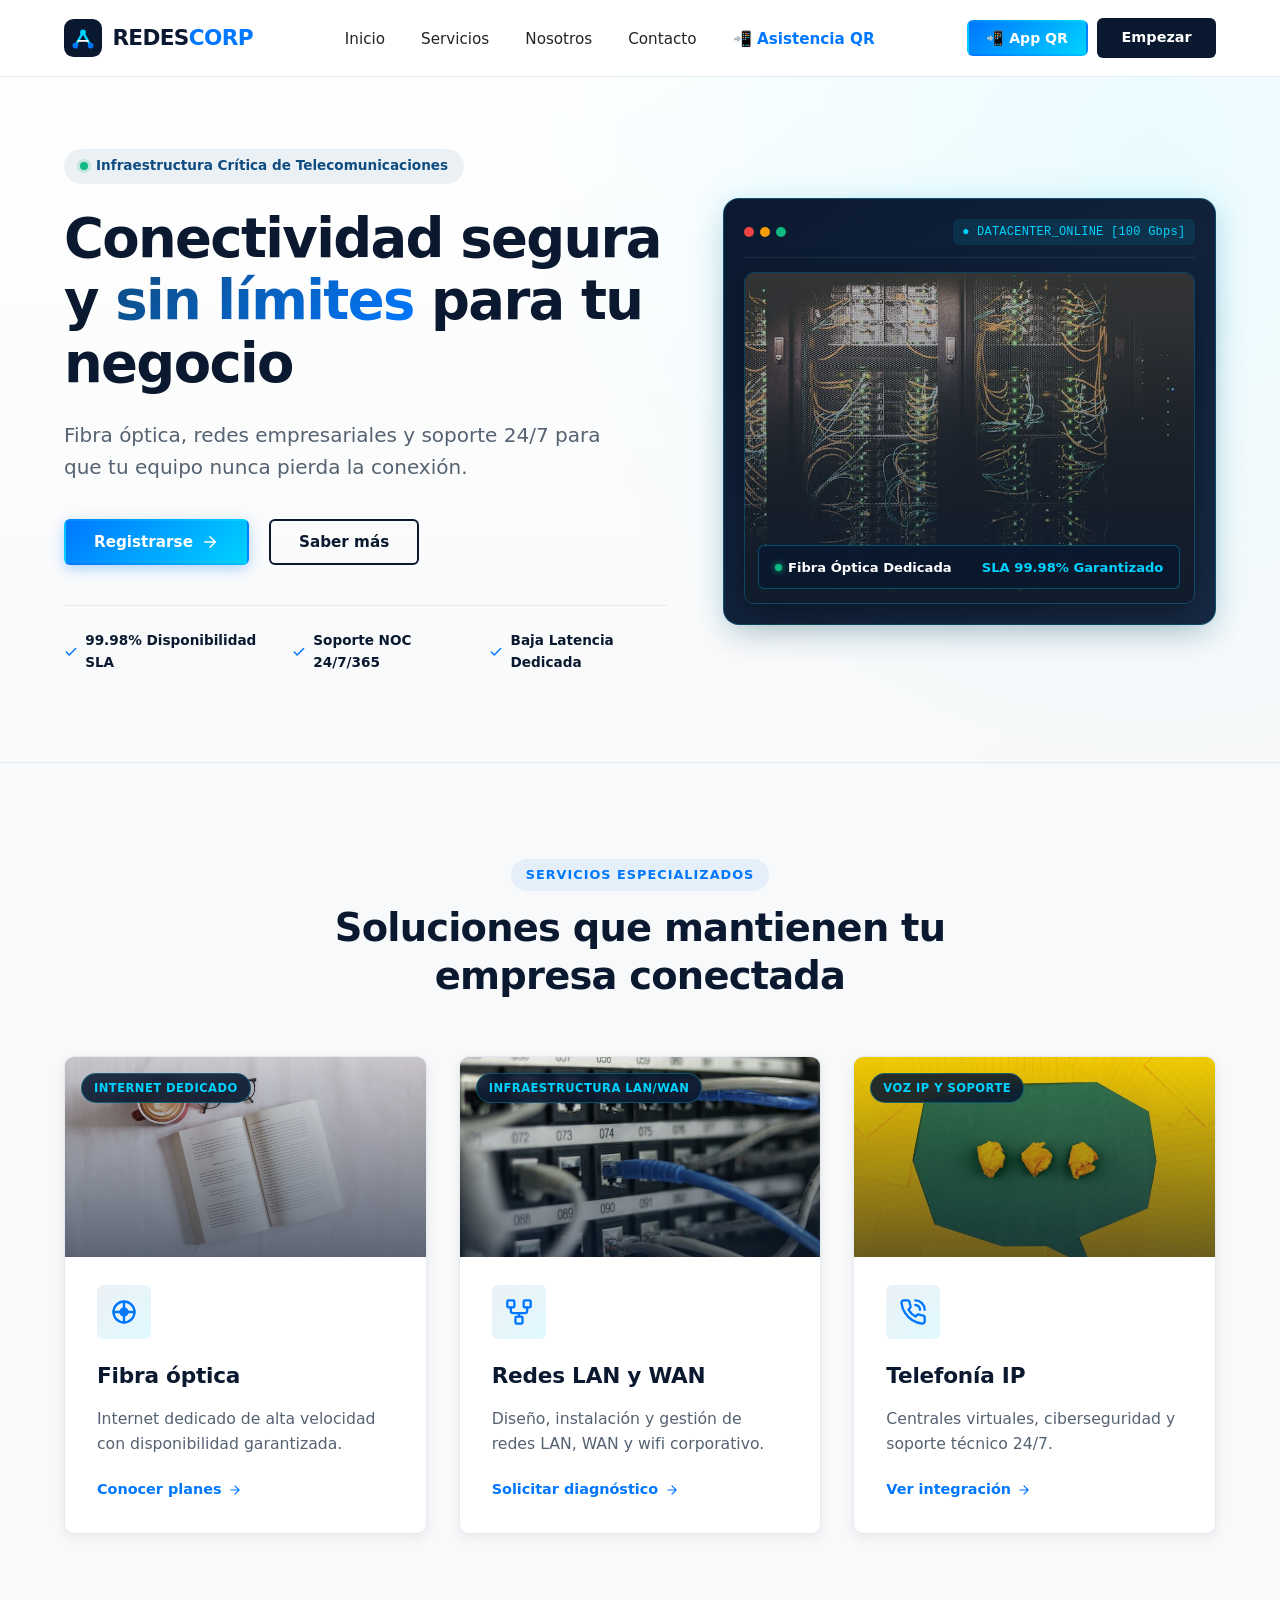
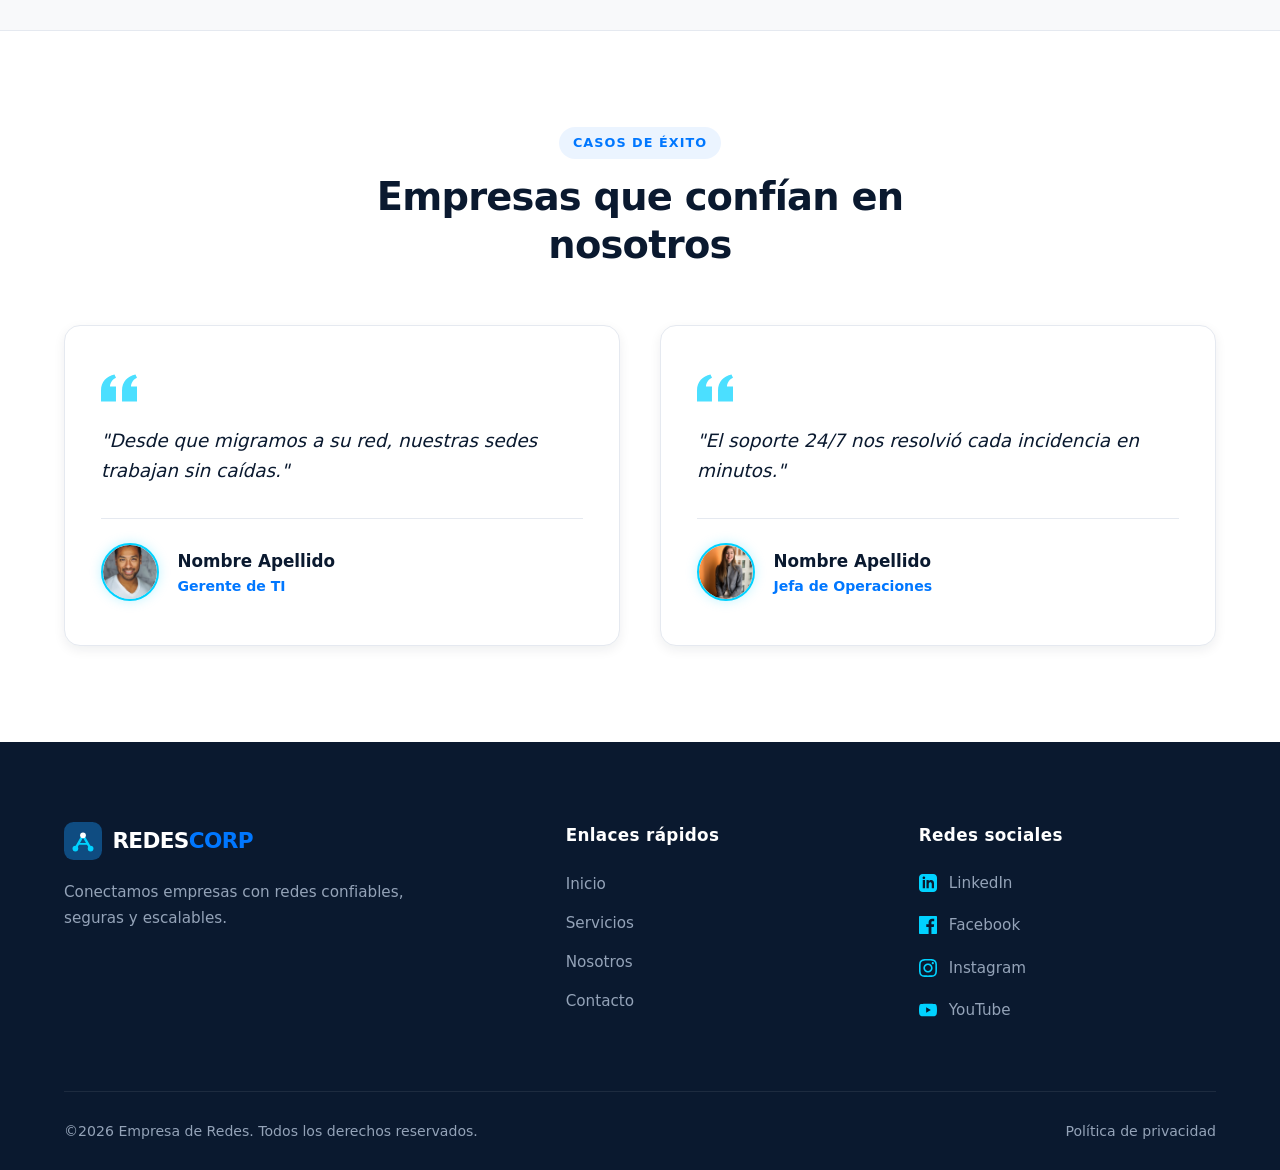
<file: index.html>
<!DOCTYPE html>
<html lang="es">

<head>
  <meta charset="UTF-8">
  <meta name="viewport" content="width=device-width, initial-scale=1.0">
  <meta name="description"
    content="Soluciones avanzadas en fibra óptica dedicada, redes empresariales LAN/WAN y soporte técnico 24/7 para empresas.">
  <title>Empresa de Redes | Conectividad Segura y Redes Empresariales</title>
  <link rel="stylesheet" href="styles.css">

  <style>
    /* ==========================================================================
       VARIABLES CSS Y PALETA DE COLORES CORPORATIVA
       ========================================================================== */
    :root {
      /* Colores Principales */
      --color-primary: #0A192F;
      /* Azul Corporativo / Azul Marino Profundo */
      --color-primary-light: #0F4C81;
      /* Azul Corporativo Medio */
      --color-primary-subtle: #172A45;
      /* Azul para componentes oscuros */

      /* Colores de Acento */
      --color-accent: #00D2FF;
      /* Azul Neón / Cyan */
      --color-accent-hover: #00B4DB;
      /* Cyan hover */
      --color-accent-deep: #0077FF;
      /* Azul eléctrico para enlaces y botones secundarios */
      --color-accent-glow: rgba(0, 210, 255, 0.25);

      /* Fondos y Neutros */
      --color-bg-white: #FFFFFF;
      /* Blanco puro */
      --color-bg-light: #F8F9FA;
      /* Gris neutro muy claro */
      --color-card-border: #E5E9F0;
      /* Borde sutil para tarjetas */

      /* Tipografía y Textos */
      --color-text-dark: #212529;
      /* Gris oscuro sobre fondos claros */
      --color-text-muted: #556272;
      /* Gris medio para textos secundarios */
      --color-text-light: #F8F9FA;
      /* Blanco/Gris claro sobre fondos oscuros */
      --color-text-dim: #94A3B8;
      /* Texto atenuado para footer */

      /* Sombras */
      --shadow-sm: 0 2px 6px rgba(10, 25, 47, 0.05);
      --shadow-md: 0 4px 12px rgba(10, 25, 47, 0.07);
      --shadow-lg: 0 14px 30px rgba(10, 25, 47, 0.12);
      --shadow-accent: 0 4px 20px rgba(0, 210, 255, 0.35);

      /* Estructura y Transiciones */
      --radius-sm: 6px;
      --radius-md: 10px;
      --radius-lg: 16px;
      --radius-full: 9999px;
      --transition: all 0.25s ease-in-out;
      --max-width: 1200px;
      --font-family: system-ui, -apple-system, "Segoe UI", Roboto, "Helvetica Neue", Arial, sans-serif;
    }

    /* ==========================================================================
       RESET Y CONFIGURACIÓN BASE
       ========================================================================== */
    *,
    *::before,
    *::after {
      box-sizing: border-box;
      margin: 0;
      padding: 0;
    }

    html {
      scroll-behavior: smooth;
      font-size: 16px;
    }

    body {
      font-family: var(--font-family);
      color: var(--color-text-dark);
      background-color: var(--color-bg-white);
      line-height: 1.6;
      -webkit-font-smoothing: antialiased;
      -moz-osx-font-smoothing: grayscale;
      overflow-x: hidden;
    }

    img,
    svg {
      display: block;
      max-width: 100%;
      height: auto;
    }

    a {
      color: inherit;
      text-decoration: none;
      transition: var(--transition);
    }

    ul,
    ol {
      list-style: none;
    }

    .container {
      width: 100%;
      max-width: var(--max-width);
      margin-left: auto;
      margin-right: auto;
      padding-left: 1.5rem;
      padding-right: 1.5rem;
    }

    /* ==========================================================================
       COMPONENTES REUTILIZABLES (BOTONES & TARJETAS)
       ========================================================================== */
    .btn {
      display: inline-flex;
      align-items: center;
      justify-content: center;
      gap: 0.5rem;
      padding: 0.75rem 1.75rem;
      font-size: 0.95rem;
      font-weight: 600;
      border-radius: var(--radius-sm);
      cursor: pointer;
      border: 2px solid transparent;
      transition: var(--transition);
      text-align: center;
      line-height: 1.2;
      white-space: nowrap;
    }

    .btn:focus-visible {
      outline: 3px solid var(--color-accent);
      outline-offset: 2px;
    }

    .btn-primary {
      background: linear-gradient(135deg, var(--color-accent-deep) 0%, var(--color-accent) 100%);
      color: #FFFFFF;
      box-shadow: 0 4px 14px rgba(0, 119, 255, 0.3);
    }

    .btn-primary:hover {
      transform: translateY(-2px);
      box-shadow: 0 6px 20px rgba(0, 210, 255, 0.45);
      background: linear-gradient(135deg, #0066dd 0%, var(--color-accent-hover) 100%);
    }

    .btn-secondary {
      background-color: transparent;
      color: var(--color-primary);
      border-color: var(--color-primary);
    }

    .btn-secondary:hover {
      background-color: var(--color-primary);
      color: #FFFFFF;
      transform: translateY(-2px);
      box-shadow: var(--shadow-md);
    }

    .btn-nav {
      background-color: var(--color-primary);
      color: #FFFFFF;
      padding: 0.6rem 1.4rem;
      font-size: 0.9rem;
      border-radius: var(--radius-sm);
    }

    .btn-nav:hover {
      background-color: var(--color-accent-deep);
      transform: translateY(-1px);
      box-shadow: 0 4px 12px rgba(0, 119, 255, 0.3);
    }

    /* Encabezados de Sección */
    .section-header {
      text-align: center;
      max-width: 720px;
      margin: 0 auto 3.5rem auto;
    }

    .section-badge {
      display: inline-block;
      font-size: 0.8rem;
      font-weight: 700;
      text-transform: uppercase;
      letter-spacing: 0.08em;
      color: var(--color-accent-deep);
      background-color: rgba(0, 119, 255, 0.08);
      padding: 0.35rem 0.9rem;
      border-radius: var(--radius-full);
      margin-bottom: 0.85rem;
    }

    .section-title {
      font-size: clamp(1.85rem, 3.5vw, 2.4rem);
      font-weight: 800;
      color: var(--color-primary);
      line-height: 1.25;
      letter-spacing: -0.02em;
    }

    /* ==========================================================================
       SECCIÓN 1: HEADER & NAVEGACIÓN
       ========================================================================== */
    .site-header {
      position: sticky;
      top: 0;
      z-index: 1000;
      background-color: rgba(255, 255, 255, 0.96);
      backdrop-filter: blur(10px);
      -webkit-backdrop-filter: blur(10px);
      border-bottom: 1px solid var(--color-card-border);
      transition: var(--transition);
    }

    .nav-wrapper {
      display: flex;
      align-items: center;
      justify-content: space-between;
      height: 76px;
    }

    /* Logo corporativo */
    .logo-container {
      display: flex;
      align-items: center;
      gap: 0.65rem;
      font-size: 1.35rem;
      font-weight: 800;
      color: var(--color-primary);
      letter-spacing: -0.03em;
    }

    .logo-icon-svg {
      width: 38px;
      height: 38px;
    }

    .logo-text span {
      color: var(--color-accent-deep);
    }

    /* Menú central */
    .nav-menu {
      display: flex;
      align-items: center;
      gap: 2.25rem;
    }

    .nav-link {
      font-size: 0.95rem;
      font-weight: 500;
      color: var(--color-text-dark);
      position: relative;
      padding: 0.35rem 0;
    }

    .nav-link::after {
      content: "";
      position: absolute;
      bottom: 0;
      left: 0;
      width: 0%;
      height: 2px;
      background-color: var(--color-accent-deep);
      transition: var(--transition);
    }

    .nav-link:hover {
      color: var(--color-accent-deep);
    }

    .nav-link:hover::after {
      width: 100%;
    }

    /* Checkbox hack para menú móvil sin JS */
    .nav-toggle-input {
      display: none;
    }

    .nav-toggle-label {
      display: none;
      flex-direction: column;
      justify-content: center;
      gap: 5px;
      width: 32px;
      height: 32px;
      cursor: pointer;
      z-index: 1001;
    }

    .nav-toggle-bar {
      width: 100%;
      height: 3px;
      background-color: var(--color-primary);
      border-radius: 2px;
      transition: var(--transition);
    }

    /* ==========================================================================
       SECCIÓN 2: HERO SECTION (PRINCIPAL)
       ========================================================================== */
    .hero-section {
      position: relative;
      background: radial-gradient(circle at 90% 10%, rgba(0, 210, 255, 0.08) 0%, transparent 50%),
        linear-gradient(180deg, #FFFFFF 0%, var(--color-bg-light) 100%);
      padding: 4.5rem 0 5.5rem 0;
      overflow: hidden;
    }

    .hero-grid {
      display: grid;
      grid-template-columns: 1.1fr 0.9fr;
      align-items: center;
      gap: 3.5rem;
    }

    /* Columna Texto (Izquierda) */
    .hero-content {
      max-width: 620px;
    }

    .hero-badge {
      display: inline-flex;
      align-items: center;
      gap: 0.5rem;
      background-color: rgba(15, 76, 129, 0.08);
      color: var(--color-primary-light);
      padding: 0.4rem 1rem;
      border-radius: var(--radius-full);
      font-size: 0.85rem;
      font-weight: 600;
      margin-bottom: 1.5rem;
    }

    .hero-badge-dot {
      width: 8px;
      height: 8px;
      background-color: #10B981;
      border-radius: 50%;
      box-shadow: 0 0 0 3px rgba(16, 185, 129, 0.2);
    }

    .hero-title {
      font-size: clamp(2.3rem, 4.5vw, 3.4rem);
      font-weight: 900;
      line-height: 1.15;
      color: var(--color-primary);
      margin-bottom: 1.5rem;
      letter-spacing: -0.03em;
    }

    .hero-title .text-highlight {
      background: linear-gradient(135deg, var(--color-primary-light) 0%, var(--color-accent-deep) 100%);
      -webkit-background-clip: text;
      -webkit-text-fill-color: transparent;
    }

    .hero-subtitle {
      font-size: clamp(1.05rem, 1.8vw, 1.25rem);
      color: var(--color-text-muted);
      line-height: 1.6;
      margin-bottom: 2.25rem;
      max-width: 540px;
    }

    .hero-cta-group {
      display: flex;
      align-items: center;
      flex-wrap: wrap;
      gap: 1.25rem;
      margin-bottom: 2.5rem;
    }

    .hero-trust-indicators {
      display: flex;
      align-items: center;
      gap: 1.75rem;
      padding-top: 1.5rem;
      border-top: 1px solid rgba(10, 25, 47, 0.08);
    }

    .trust-item {
      display: flex;
      align-items: center;
      gap: 0.45rem;
      font-size: 0.85rem;
      font-weight: 600;
      color: var(--color-primary);
    }

    .trust-item svg {
      width: 16px;
      height: 16px;
      color: var(--color-accent-deep);
    }

    /* Columna Visual (Derecha): Marco Tecnológico con Fotografía del Datacenter */
    .hero-visual {
      position: relative;
      display: flex;
      justify-content: center;
      align-items: center;
    }

    .hero-card-frame {
      position: relative;
      width: 100%;
      max-width: 500px;
      background: linear-gradient(145deg, #0A192F 0%, #172A45 100%);
      border-radius: var(--radius-lg);
      padding: 1.25rem;
      box-shadow: var(--shadow-lg), 0 0 35px rgba(0, 210, 255, 0.15);
      border: 1px solid rgba(0, 210, 255, 0.25);
    }

    .hero-card-header {
      display: flex;
      align-items: center;
      justify-content: space-between;
      margin-bottom: 0.85rem;
      padding-bottom: 0.75rem;
      border-bottom: 1px solid rgba(255, 255, 255, 0.08);
    }

    .terminal-dots {
      display: flex;
      gap: 6px;
    }

    .terminal-dot {
      width: 10px;
      height: 10px;
      border-radius: 50%;
    }

    .terminal-dot.red {
      background-color: #EF4444;
    }

    .terminal-dot.yellow {
      background-color: #F59E0B;
    }

    .terminal-dot.green {
      background-color: #10B981;
    }

    .terminal-status {
      font-size: 0.75rem;
      font-family: monospace;
      color: var(--color-accent);
      background: rgba(0, 210, 255, 0.1);
      padding: 0.2rem 0.6rem;
      border-radius: var(--radius-sm);
      letter-spacing: 0.02em;
    }

    /* Contenedor e Imagen del Hero */
    .hero-image-wrapper {
      position: relative;
      border-radius: var(--radius-md);
      overflow: hidden;
      box-shadow: 0 10px 30px rgba(0, 0, 0, 0.35);
      border: 1px solid rgba(0, 210, 255, 0.2);
    }

    .hero-main-img {
      width: 100%;
      height: 330px;
      object-fit: cover;
      display: block;
      transition: transform 0.6s cubic-bezier(0.2, 0.8, 0.2, 1);
    }

    .hero-image-wrapper:hover .hero-main-img {
      transform: scale(1.04);
    }

    .hero-image-overlay {
      position: absolute;
      inset: 0;
      background: linear-gradient(180deg, rgba(10, 25, 47, 0.05) 0%, rgba(10, 25, 47, 0.75) 100%);
      pointer-events: none;
    }

    .hero-telemetry-badge {
      position: absolute;
      bottom: 0.85rem;
      left: 0.85rem;
      right: 0.85rem;
      background: rgba(10, 25, 47, 0.9);
      backdrop-filter: blur(8px);
      -webkit-backdrop-filter: blur(8px);
      border: 1px solid rgba(0, 210, 255, 0.3);
      padding: 0.65rem 1rem;
      border-radius: var(--radius-sm);
      display: flex;
      align-items: center;
      justify-content: space-between;
      color: #FFFFFF;
      font-size: 0.82rem;
      font-weight: 600;
    }

    .hero-telemetry-badge span {
      color: var(--color-accent);
    }

    .hero-status-pill {
      display: inline-flex;
      align-items: center;
      gap: 0.35rem;
    }

    .hero-status-pill::before {
      content: "";
      width: 7px;
      height: 7px;
      border-radius: 50%;
      background-color: #10B981;
      box-shadow: 0 0 6px #10B981;
    }

    /* ==========================================================================
       SECCIÓN 3: BENEFICIOS / SOLUCIONES (GRID DE 3 COLUMNAS CON IMÁGENES)
       ========================================================================== */
    .solutions-section {
      background-color: var(--color-bg-light);
      padding: 6rem 0;
      border-top: 1px solid var(--color-card-border);
      border-bottom: 1px solid var(--color-card-border);
    }

    .solutions-grid {
      display: grid;
      grid-template-columns: repeat(3, 1fr);
      gap: 2rem;
    }

    .solution-card {
      background-color: var(--color-bg-white);
      border: 1px solid var(--color-card-border);
      border-radius: var(--radius-md);
      padding: 0;
      box-shadow: var(--shadow-md);
      transition: var(--transition);
      display: flex;
      flex-direction: column;
      position: relative;
      overflow: hidden;
    }

    .solution-card:hover {
      transform: translateY(-6px);
      box-shadow: var(--shadow-lg);
      border-color: rgba(0, 119, 255, 0.35);
    }

    /* Contenedor de la Imagen del Servicio */
    .solution-image-container {
      position: relative;
      width: 100%;
      height: 200px;
      overflow: hidden;
      background-color: var(--color-primary);
    }

    .solution-card-img {
      width: 100%;
      height: 100%;
      object-fit: cover;
      transition: transform 0.5s ease, filter 0.5s ease;
    }

    .solution-card:hover .solution-card-img {
      transform: scale(1.08);
      filter: brightness(1.05);
    }

    .solution-card-overlay {
      position: absolute;
      inset: 0;
      background: linear-gradient(180deg, rgba(10, 25, 47, 0.05) 0%, rgba(10, 25, 47, 0.6) 100%);
      transition: var(--transition);
    }

    .solution-image-badge {
      position: absolute;
      top: 1rem;
      left: 1rem;
      background: rgba(10, 25, 47, 0.88);
      backdrop-filter: blur(6px);
      color: var(--color-accent);
      font-size: 0.72rem;
      font-weight: 700;
      padding: 0.3rem 0.75rem;
      border-radius: var(--radius-full);
      border: 1px solid rgba(0, 210, 255, 0.3);
      letter-spacing: 0.04em;
      text-transform: uppercase;
      z-index: 2;
    }

    /* Cuerpo de la Tarjeta */
    .solution-body {
      padding: 1.75rem 2rem 2rem 2rem;
      display: flex;
      flex-direction: column;
      flex-grow: 1;
    }

    .solution-icon-box {
      width: 54px;
      height: 54px;
      border-radius: var(--radius-sm);
      background: linear-gradient(135deg, rgba(15, 76, 129, 0.08) 0%, rgba(0, 210, 255, 0.12) 100%);
      display: flex;
      align-items: center;
      justify-content: center;
      margin-bottom: 1.25rem;
      color: var(--color-accent-deep);
      transition: var(--transition);
    }

    .solution-card:hover .solution-icon-box {
      background: linear-gradient(135deg, var(--color-primary) 0%, var(--color-accent-deep) 100%);
      color: #FFFFFF;
      box-shadow: 0 4px 15px rgba(0, 119, 255, 0.3);
    }

    .solution-icon-box svg {
      width: 28px;
      height: 28px;
    }

    .solution-title {
      font-size: 1.35rem;
      font-weight: 700;
      color: var(--color-primary);
      margin-bottom: 0.75rem;
      letter-spacing: -0.01em;
    }

    .solution-text {
      color: var(--color-text-muted);
      font-size: 0.98rem;
      line-height: 1.6;
      flex-grow: 1;
    }

    .solution-link {
      display: inline-flex;
      align-items: center;
      gap: 0.4rem;
      margin-top: 1.4rem;
      font-size: 0.9rem;
      font-weight: 600;
      color: var(--color-accent-deep);
    }

    .solution-link svg {
      width: 14px;
      height: 14px;
      transition: var(--transition);
    }

    .solution-card:hover .solution-link svg {
      transform: translateX(4px);
    }

    /* ==========================================================================
       SECCIÓN 4: TESTIMONIOS (2 COLUMNAS CON AVATARES REALES)
       ========================================================================== */
    .testimonials-section {
      background-color: var(--color-bg-white);
      padding: 6rem 0;
    }

    .testimonials-grid {
      display: grid;
      grid-template-columns: repeat(2, 1fr);
      gap: 2.5rem;
    }

    .testimonial-card {
      background-color: var(--color-bg-white);
      border: 1px solid var(--color-card-border);
      border-radius: var(--radius-lg);
      padding: 2.75rem 2.25rem;
      box-shadow: var(--shadow-md);
      transition: var(--transition);
      display: flex;
      flex-direction: column;
      position: relative;
    }

    .testimonial-card:hover {
      box-shadow: var(--shadow-lg);
      border-color: rgba(0, 119, 255, 0.25);
      transform: translateY(-4px);
    }

    .quote-icon {
      width: 36px;
      height: 36px;
      color: var(--color-accent);
      opacity: 0.7;
      margin-bottom: 1.25rem;
    }

    .testimonial-quote {
      font-size: 1.15rem;
      line-height: 1.65;
      font-weight: 500;
      color: var(--color-primary);
      font-style: italic;
      margin-bottom: 2rem;
      flex-grow: 1;
    }

    .testimonial-author-wrapper {
      display: flex;
      align-items: center;
      gap: 1.15rem;
      border-top: 1px solid var(--color-card-border);
      padding-top: 1.5rem;
    }

    .testimonial-avatar {
      width: 58px;
      height: 58px;
      border-radius: var(--radius-full);
      background-color: #E2E8F0;
      overflow: hidden;
      flex-shrink: 0;
      border: 2px solid var(--color-accent);
      box-shadow: 0 0 12px rgba(0, 210, 255, 0.25);
    }

    .testimonial-avatar-img {
      width: 100%;
      height: 100%;
      object-fit: cover;
      display: block;
      border-radius: var(--radius-full);
    }

    .author-info {
      display: flex;
      flex-direction: column;
    }

    .author-name {
      font-size: 1.05rem;
      font-weight: 700;
      color: var(--color-primary);
    }

    .author-role {
      font-size: 0.88rem;
      color: var(--color-accent-deep);
      font-weight: 600;
    }

    /* ==========================================================================
       SECCIÓN 5: FOOTER / PIE DE PÁGINA
       ========================================================================== */
    .site-footer {
      background-color: var(--color-primary);
      color: var(--color-text-light);
      padding-top: 5rem;
    }

    .footer-grid {
      display: grid;
      grid-template-columns: 1.5fr 1fr 1fr;
      gap: 3.5rem;
      padding-bottom: 4rem;
    }

    /* Columna 1 */
    .footer-col-brand .logo-container {
      color: #FFFFFF;
      margin-bottom: 1.25rem;
    }

    .footer-description {
      color: var(--color-text-dim);
      font-size: 0.95rem;
      line-height: 1.7;
      max-width: 340px;
    }

    /* Títulos de columnas de footer */
    .footer-title {
      font-size: 1.05rem;
      font-weight: 700;
      color: #FFFFFF;
      margin-bottom: 1.35rem;
      letter-spacing: 0.02em;
    }

    /* Columna 2: Enlaces rápidos */
    .footer-links {
      display: flex;
      flex-direction: column;
      gap: 0.85rem;
    }

    .footer-link {
      color: var(--color-text-dim);
      font-size: 0.95rem;
    }

    .footer-link:hover {
      color: var(--color-accent);
      transform: translateX(4px);
    }

    /* Columna 3: Redes Sociales */
    .footer-socials {
      display: flex;
      flex-direction: column;
      gap: 0.85rem;
    }

    .social-link {
      display: inline-flex;
      align-items: center;
      gap: 0.75rem;
      color: var(--color-text-dim);
      font-size: 0.95rem;
    }

    .social-link svg {
      width: 18px;
      height: 18px;
      color: var(--color-accent);
      transition: var(--transition);
    }

    .social-link:hover {
      color: #FFFFFF;
    }

    .social-link:hover svg {
      transform: scale(1.15);
      color: var(--color-accent);
    }

    /* Franja Inferior */
    .footer-bottom {
      border-top: 1px solid rgba(255, 255, 255, 0.08);
      padding: 1.75rem 0;
    }

    .footer-bottom-inner {
      display: flex;
      align-items: center;
      justify-content: space-between;
      font-size: 0.88rem;
      color: var(--color-text-dim);
    }

    .footer-privacy-link {
      color: var(--color-text-dim);
    }

    .footer-privacy-link:hover {
      color: var(--color-accent);
      text-decoration: underline;
    }

    /* ==========================================================================
       MEDIA QUERIES (RESPONSIVE DESIGN: DESKTOP, TABLET Y MÓVIL)
       ========================================================================== */
    /* Tablet y pantallas medianas (<= 992px) */
    @media (max-width: 992px) {
      .hero-grid {
        grid-template-columns: 1fr;
        gap: 3.5rem;
        text-align: center;
      }

      .hero-content {
        max-width: 100%;
        margin: 0 auto;
      }

      .hero-subtitle {
        margin-left: auto;
        margin-right: auto;
      }

      .hero-cta-group {
        justify-content: center;
      }

      .hero-trust-indicators {
        justify-content: center;
      }

      .hero-visual {
        width: 100%;
      }

      .solutions-grid {
        grid-template-columns: repeat(2, 1fr);
      }

      .footer-grid {
        grid-template-columns: 1fr 1fr;
        gap: 2.5rem;
      }
    }

    /* Móvil y tablets pequeñas (<= 768px) */
    @media (max-width: 768px) {
      .nav-wrapper {
        height: 68px;
      }

      /* Menú hamburguesa móvil accesible sin JS */
      .nav-toggle-label {
        display: flex;
      }

      .nav-menu {
        position: fixed;
        top: 68px;
        left: 0;
        right: 0;
        background-color: var(--color-bg-white);
        flex-direction: column;
        align-items: flex-start;
        padding: 2rem 1.5rem;
        gap: 1.25rem;
        border-bottom: 1px solid var(--color-card-border);
        box-shadow: var(--shadow-lg);
        transform: translateY(-150%);
        opacity: 0;
        pointer-events: none;
        transition: transform 0.3s ease, opacity 0.3s ease;
      }

      .nav-toggle-input:checked~.nav-menu {
        transform: translateY(0);
        opacity: 1;
        pointer-events: auto;
      }

      /* Animación del botón hamburguesa a 'X' */
      .nav-toggle-input:checked+.nav-toggle-label .nav-toggle-bar:nth-child(1) {
        transform: translateY(8px) rotate(45deg);
      }

      .nav-toggle-input:checked+.nav-toggle-label .nav-toggle-bar:nth-child(2) {
        opacity: 0;
      }

      .nav-toggle-input:checked+.nav-toggle-label .nav-toggle-bar:nth-child(3) {
        transform: translateY(-8px) rotate(-45deg);
      }

      .nav-link {
        font-size: 1.1rem;
        width: 100%;
        padding: 0.5rem 0;
      }

      .nav-action-wrapper {
        display: none;
      }

      .nav-menu .mobile-only-cta {
        display: block;
        width: 100%;
        margin-top: 1rem;
      }

      /* Secciones en 1 columna */
      .solutions-grid {
        grid-template-columns: 1fr;
      }

      .solution-image-container {
        height: 220px;
      }

      .testimonials-grid {
        grid-template-columns: 1fr;
      }

      .footer-grid {
        grid-template-columns: 1fr;
        gap: 2rem;
      }

      .footer-bottom-inner {
        flex-direction: column;
        gap: 0.85rem;
        text-align: center;
      }

      .hero-trust-indicators {
        flex-direction: column;
        align-items: center;
        gap: 0.85rem;
      }
    }

    /* Celulares pequeños (<= 480px) */
    @media (max-width: 480px) {
      .hero-section {
        padding: 3.5rem 0 4.5rem 0;
      }

      .hero-main-img {
        height: 260px;
      }

      .hero-cta-group {
        flex-direction: column;
        width: 100%;
      }

      .hero-cta-group .btn {
        width: 100%;
      }

      .solution-body,
      .testimonial-card {
        padding: 1.75rem 1.25rem;
      }
    }
  </style>
</head>

<body>

  <!-- ==========================================================================
       SECCIÓN 1: HEADER & NAVEGACIÓN (NIVEL SUPERIOR)
       ========================================================================== -->
  <header class="site-header">
    <div class="container">
      <nav class="nav-wrapper" aria-label="Navegación principal">

        <!-- Izquierda: Logo Corporativo -->
        <a href="#inicio" class="logo-container" aria-label="Inicio - Empresa de Redes">
          <svg class="logo-icon-svg" viewBox="0 0 40 40" fill="none" xmlns="http://www.w3.org/2000/svg" role="img"
            aria-hidden="true">
            <rect width="40" height="40" rx="10" fill="#0A192F" />
            <path d="M12 28L20 14L28 28" stroke="#00D2FF" stroke-width="2.5" stroke-linecap="round"
              stroke-linejoin="round" />
            <circle cx="12" cy="28" r="3" fill="#0077FF" />
            <circle cx="28" cy="28" r="3" fill="#0077FF" />
            <circle cx="20" cy="14" r="3" fill="#00D2FF" />
            <path d="M15 23H25" stroke="#FFFFFF" stroke-width="2" stroke-linecap="round" />
          </svg>
          <span class="logo-text">REDES<span>CORP</span></span>
        </a>

        <!-- Botón Hamburguesa Accesible (Pure CSS) -->
        <input type="checkbox" id="nav-toggle" class="nav-toggle-input" aria-label="Alternar menú de navegación">
        <label for="nav-toggle" class="nav-toggle-label" aria-hidden="true">
          <span class="nav-toggle-bar"></span>
          <span class="nav-toggle-bar"></span>
          <span class="nav-toggle-bar"></span>
        </label>

        <!-- Centro: Menú de Navegación -->
        <ul class="nav-menu">
          <li><a href="#inicio" class="nav-link">Inicio</a></li>
          <li><a href="#servicios" class="nav-link">Servicios</a></li>
          <li><a href="#nosotros" class="nav-link">Nosotros</a></li>
          <li><a href="#contacto" class="nav-link">Contacto</a></li>
          <li><a href="asistencia-qr.html" class="nav-link" style="color: var(--color-accent-deep); font-weight: 700;">📲 Asistencia QR</a></li>
          <!-- CTA móvil visible solo cuando el menú está abierto en pantallas pequeñas -->
          <li class="mobile-only-cta" style="display: none;">
            <a href="asistencia-qr.html" class="btn btn-primary" style="width: 100%; margin-bottom: 0.5rem;">📲 App Asistencia QR</a>
            <a href="#empezar" class="btn btn-secondary" style="width: 100%;">Empezar</a>
          </li>
        </ul>

        <!-- Derecha: Botón destacado de llamada a la acción -->
        <div class="nav-action-wrapper" style="display: flex; gap: 0.6rem; align-items: center;">
          <a href="asistencia-qr.html" class="btn btn-primary" style="padding: 0.5rem 1.1rem; font-size: 0.88rem; box-shadow: none;">
            📲 App QR
          </a>
          <a href="#empezar" class="btn btn-nav">Empezar</a>
        </div>

      </nav>
    </div>
  </header>

  <main>
    <!-- ==========================================================================
         SECCIÓN 2: HERO SECTION (PRINCIPAL)
         ========================================================================== -->
    <section class="hero-section" id="inicio">
      <div class="container">
        <div class="hero-grid">

          <!-- Columna Texto (Izquierda) -->
          <div class="hero-content">
            <div class="hero-badge">
              <span class="hero-badge-dot"></span>
              Infraestructura Crítica de Telecomunicaciones
            </div>

            <h1 class="hero-title">
              Conectividad segura y <span class="text-highlight">sin límites</span> para tu negocio
            </h1>

            <p class="hero-subtitle">
              Fibra óptica, redes empresariales y soporte 24/7 para que tu equipo nunca pierda la conexión.
            </p>

            <div class="hero-cta-group">
              <a href="#contacto" class="btn btn-primary">
                Registrarse
                <svg width="18" height="18" viewBox="0 0 24 24" fill="none" stroke="currentColor" stroke-width="2"
                  stroke-linecap="round" stroke-linejoin="round" aria-hidden="true">
                  <path d="M5 12h14"></path>
                  <path d="M12 5l7 7-7 7"></path>
                </svg>
              </a>
              <a href="#servicios" class="btn btn-secondary">
                Saber más
              </a>
            </div>

            <div class="hero-trust-indicators">
              <div class="trust-item">
                <svg viewBox="0 0 24 24" fill="none" stroke="currentColor" stroke-width="2.5" stroke-linecap="round"
                  stroke-linejoin="round" aria-hidden="true">
                  <polyline points="20 6 9 17 4 12"></polyline>
                </svg>
                99.98% Disponibilidad SLA
              </div>
              <div class="trust-item">
                <svg viewBox="0 0 24 24" fill="none" stroke="currentColor" stroke-width="2.5" stroke-linecap="round"
                  stroke-linejoin="round" aria-hidden="true">
                  <polyline points="20 6 9 17 4 12"></polyline>
                </svg>
                Soporte NOC 24/7/365
              </div>
              <div class="trust-item">
                <svg viewBox="0 0 24 24" fill="none" stroke="currentColor" stroke-width="2.5" stroke-linecap="round"
                  stroke-linejoin="round" aria-hidden="true">
                  <polyline points="20 6 9 17 4 12"></polyline>
                </svg>
                Baja Latencia Dedicada
              </div>
            </div>
          </div>

          <!-- Columna Visual (Derecha): Fotografía Real de Centro de Datos y Red de Alta Velocidad -->
          <div class="hero-visual">
            <div class="hero-card-frame">
              <div class="hero-card-header">
                <div class="terminal-dots">
                  <span class="terminal-dot red"></span>
                  <span class="terminal-dot yellow"></span>
                  <span class="terminal-dot green"></span>
                </div>
                <span class="terminal-status">● DATACENTER_ONLINE [100 Gbps]</span>
              </div>

              <!-- Imagen Real de Datacenter y Red con Filtro Tecnológico -->
              <div class="hero-image-wrapper">
                <img src="images/hero-datacenter.jpg"
                  alt="Centro de datos corporativo con servidores y conexiones de fibra óptica de alta velocidad"
                  class="hero-main-img"
                  onerror="this.onerror=null; this.src='https://images.unsplash.com/photo-1558494949-ef010cbdcc31?auto=format&fit=crop&w=900&q=80';">
                <div class="hero-image-overlay"></div>
                <div class="hero-telemetry-badge">
                  <div class="hero-status-pill">Fibra Óptica Dedicada</div>
                  <span>SLA 99.98% Garantizado</span>
                </div>
              </div>
            </div>
          </div>

        </div>
      </div>
    </section>

    <!-- ==========================================================================
         SECCIÓN 3: BENEFICIOS / SOLUCIONES (GRID DE 3 COLUMNAS CON IMÁGENES)
         ========================================================================== -->
    <section class="solutions-section" id="servicios">
      <div class="container">

        <header class="section-header">
          <span class="section-badge">Servicios Especializados</span>
          <h2 class="section-title">Soluciones que mantienen tu empresa conectada</h2>
        </header>

        <div class="solutions-grid">

          <!-- Tarjeta 1: Fibra óptica -->
          <article class="solution-card">
            <!-- Imagen Real del Servicio: Fibra Óptica -->
            <div class="solution-image-container">
              <img src="images/fibra-cables.jpg" alt="Instalación de cables de fibra óptica de alta velocidad"
                class="solution-card-img" loading="lazy"
                onerror="this.onerror=null; this.src='https://images.unsplash.com/photo-1544716278-ca5e3f4abd8c?auto=format&fit=crop&w=700&q=80';">
              <div class="solution-card-overlay"></div>
              <span class="solution-image-badge">Internet Dedicado</span>
            </div>

            <div class="solution-body">
              <div class="solution-icon-box" aria-hidden="true">
                <!-- Ícono Vectorial Fibra Óptica -->
                <svg viewBox="0 0 24 24" fill="none" stroke="currentColor" stroke-width="2" stroke-linecap="round"
                  stroke-linejoin="round">
                  <circle cx="12" cy="12" r="9" />
                  <path d="M12 3v6" />
                  <path d="M12 15v6" />
                  <path d="M3 12h6" />
                  <path d="M15 12h6" />
                  <circle cx="12" cy="12" r="3" fill="currentColor" />
                </svg>
              </div>
              <h3 class="solution-title">Fibra óptica</h3>
              <p class="solution-text">
                Internet dedicado de alta velocidad con disponibilidad garantizada.
              </p>
              <a href="#contacto" class="solution-link">
                Conocer planes
                <svg viewBox="0 0 24 24" fill="none" stroke="currentColor" stroke-width="2" stroke-linecap="round"
                  stroke-linejoin="round" aria-hidden="true">
                  <path d="M5 12h14M12 5l7 7-7 7" />
                </svg>
              </a>
            </div>
          </article>

          <!-- Tarjeta 2: Redes LAN y WAN -->
          <article class="solution-card">
            <!-- Imagen Real del Servicio: Redes LAN y WAN -->
            <div class="solution-image-container">
              <img src="images/redes-lan-wan.jpg"
                alt="Switches de red y cableado estructurado para redes LAN y WAN empresariales"
                class="solution-card-img" loading="lazy"
                onerror="this.onerror=null; this.src='https://images.unsplash.com/photo-1544197150-b99a580bb7a8?auto=format&fit=crop&w=700&q=80';">
              <div class="solution-card-overlay"></div>
              <span class="solution-image-badge">Infraestructura LAN/WAN</span>
            </div>

            <div class="solution-body">
              <div class="solution-icon-box" aria-hidden="true">
                <!-- Ícono Vectorial Redes LAN / WAN -->
                <svg viewBox="0 0 24 24" fill="none" stroke="currentColor" stroke-width="2" stroke-linecap="round"
                  stroke-linejoin="round">
                  <rect x="2" y="2" width="6" height="6" rx="1" />
                  <rect x="16" y="2" width="6" height="6" rx="1" />
                  <rect x="9" y="16" width="6" height="6" rx="1" />
                  <path d="M5 8v3a2 2 0 0 0 2 2h10a2 2 0 0 0 2-2V8" />
                  <path d="M12 13v3" />
                </svg>
              </div>
              <h3 class="solution-title">Redes LAN y WAN</h3>
              <p class="solution-text">
                Diseño, instalación y gestión de redes LAN, WAN y wifi corporativo.
              </p>
              <a href="#contacto" class="solution-link">
                Solicitar diagnóstico
                <svg viewBox="0 0 24 24" fill="none" stroke="currentColor" stroke-width="2" stroke-linecap="round"
                  stroke-linejoin="round" aria-hidden="true">
                  <path d="M5 12h14M12 5l7 7-7 7" />
                </svg>
              </a>
            </div>
          </article>

          <!-- Tarjeta 3: Telefonía IP -->
          <article class="solution-card">
            <!-- Imagen Real del Servicio: Telefonía IP -->
            <div class="solution-image-container">
              <img src="images/telefonia-ip.jpg"
                alt="Comunicaciones corporativas y telefonía IP unificada para empresas" class="solution-card-img"
                loading="lazy"
                onerror="this.onerror=null; this.src='https://images.unsplash.com/photo-1577563908411-5077b6dc7624?auto=format&fit=crop&w=700&q=80';">
              <div class="solution-card-overlay"></div>
              <span class="solution-image-badge">Voz IP y Soporte</span>
            </div>

            <div class="solution-body">
              <div class="solution-icon-box" aria-hidden="true">
                <!-- Ícono Vectorial Telefonía IP / Comunicaciones Unificadas -->
                <svg viewBox="0 0 24 24" fill="none" stroke="currentColor" stroke-width="2" stroke-linecap="round"
                  stroke-linejoin="round">
                  <path
                    d="M22 16.92v3a2 2 0 0 1-2.18 2 19.79 19.79 0 0 1-8.63-3.07 19.5 19.5 0 0 1-6-6 19.79 19.79 0 0 1-3.07-8.67A2 2 0 0 1 4.11 2h3a2 2 0 0 1 2 1.72 12.84 12.84 0 0 0 .7 2.81 2 2 0 0 1-.45 2.11L8.09 9.91a16 16 0 0 0 6 6l1.27-1.27a2 2 0 0 1 2.11-.45 12.84 12.84 0 0 0 2.81.7A2 2 0 0 1 22 16.92z" />
                  <path d="M14 2a8 8 0 0 1 8 8" />
                  <path d="M14 6a4 4 0 0 1 4 4" />
                </svg>
              </div>
              <h3 class="solution-title">Telefonía IP</h3>
              <p class="solution-text">
                Centrales virtuales, ciberseguridad y soporte técnico 24/7.
              </p>
              <a href="#contacto" class="solution-link">
                Ver integración
                <svg viewBox="0 0 24 24" fill="none" stroke="currentColor" stroke-width="2" stroke-linecap="round"
                  stroke-linejoin="round" aria-hidden="true">
                  <path d="M5 12h14M12 5l7 7-7 7" />
                </svg>
              </a>
            </div>
          </article>

        </div>
      </div>
    </section>

    <!-- ==========================================================================
         SECCIÓN 4: PRUEBAS SOCIALES / TESTIMONIOS (2 COLUMNAS CON AVATARES REALES)
         ========================================================================== -->
    <section class="testimonials-section" id="nosotros">
      <div class="container">

        <header class="section-header">
          <span class="section-badge">Casos de Éxito</span>
          <h2 class="section-title">Empresas que confían en nosotros</h2>
        </header>

        <div class="testimonials-grid">

          <!-- Testimonio 1 -->
          <article class="testimonial-card">
            <!-- Icono de comillas decorativo -->
            <svg class="quote-icon" viewBox="0 0 24 24" fill="currentColor" aria-hidden="true">
              <path
                d="M14.017 21v-7.391c0-5.704 3.731-9.57 8.983-10.609l.995 2.151c-2.432.917-3.995 3.638-3.995 5.849h4v10h-9.983zm-14.017 0v-7.391c0-5.704 3.748-9.57 9-10.609l.996 2.151c-2.433.917-3.996 3.638-3.996 5.849h3.983v10h-9.983z" />
            </svg>

            <blockquote class="testimonial-quote">
              "Desde que migramos a su red, nuestras sedes trabajan sin caídas."
            </blockquote>

            <div class="testimonial-author-wrapper">
              <!-- Avatar Fotográfico Real -->
              <div class="testimonial-avatar">
                <img src="images/avatar-gerente.jpg" alt="Fotografía de Gerente de TI" class="testimonial-avatar-img"
                  loading="lazy"
                  onerror="this.onerror=null; this.src='https://images.unsplash.com/photo-1507003211169-0a1dd7228f2d?auto=format&fit=crop&w=240&q=80';">
              </div>

              <div class="author-info">
                <cite class="author-name" style="font-style: normal;">Nombre Apellido</cite>
                <span class="author-role">Gerente de TI</span>
              </div>
            </div>
          </article>

          <!-- Testimonio 2 -->
          <article class="testimonial-card">
            <!-- Icono de comillas decorativo -->
            <svg class="quote-icon" viewBox="0 0 24 24" fill="currentColor" aria-hidden="true">
              <path
                d="M14.017 21v-7.391c0-5.704 3.731-9.57 8.983-10.609l.995 2.151c-2.432.917-3.995 3.638-3.995 5.849h4v10h-9.983zm-14.017 0v-7.391c0-5.704 3.748-9.57 9-10.609l.996 2.151c-2.433.917-3.996 3.638-3.996 5.849h3.983v10h-9.983z" />
            </svg>

            <blockquote class="testimonial-quote">
              "El soporte 24/7 nos resolvió cada incidencia en minutos."
            </blockquote>

            <div class="testimonial-author-wrapper">
              <!-- Avatar Fotográfico Real -->
              <div class="testimonial-avatar">
                <img src="images/avatar-jefa.jpg" alt="Fotografía de Jefa de Operaciones" class="testimonial-avatar-img"
                  loading="lazy"
                  onerror="this.onerror=null; this.src='https://images.unsplash.com/photo-1573496359142-b8d87734a5a2?auto=format&fit=crop&w=240&q=80';">
              </div>

              <div class="author-info">
                <cite class="author-name" style="font-style: normal;">Nombre Apellido</cite>
                <span class="author-role">Jefa de Operaciones</span>
              </div>
            </div>
          </article>

        </div>
      </div>
    </section>
  </main>

  <!-- ==========================================================================
       SECCIÓN 5: FOOTER / PIE DE PÁGINA
       ========================================================================== -->
  <footer class="site-footer" id="contacto">
    <div class="container">

      <!-- 3 Columnas de Contenido -->
      <div class="footer-grid">

        <!-- Columna 1: LOGO + Texto corporativo -->
        <div class="footer-col-brand">
          <a href="#inicio" class="logo-container" aria-label="Inicio">
            <svg class="logo-icon-svg" viewBox="0 0 40 40" fill="none" xmlns="http://www.w3.org/2000/svg" role="img"
              aria-hidden="true">
              <rect width="40" height="40" rx="10" fill="#0F4C81" />
              <path d="M12 28L20 14L28 28" stroke="#00D2FF" stroke-width="2.5" stroke-linecap="round"
                stroke-linejoin="round" />
              <circle cx="12" cy="28" r="3" fill="#00D2FF" />
              <circle cx="28" cy="28" r="3" fill="#00D2FF" />
              <circle cx="20" cy="14" r="3" fill="#FFFFFF" />
              <path d="M15 23H25" stroke="#00D2FF" stroke-width="2" stroke-linecap="round" />
            </svg>
            <span class="logo-text">REDES<span>CORP</span></span>
          </a>
          <p class="footer-description">
            Conectamos empresas con redes confiables, seguras y escalables.
          </p>
        </div>

        <!-- Columna 2: Enlaces Rápidos -->
        <div class="footer-col-links">
          <h4 class="footer-title">Enlaces rápidos</h4>
          <ul class="footer-links">
            <li><a href="#inicio" class="footer-link">Inicio</a></li>
            <li><a href="#servicios" class="footer-link">Servicios</a></li>
            <li><a href="#nosotros" class="footer-link">Nosotros</a></li>
            <li><a href="#contacto" class="footer-link">Contacto</a></li>
          </ul>
        </div>

        <!-- Columna 3: Redes Sociales -->
        <div class="footer-col-social">
          <h4 class="footer-title">Redes sociales</h4>
          <ul class="footer-socials">
            <li>
              <a href="https://linkedin.com" target="_blank" rel="noopener noreferrer" class="social-link"
                aria-label="Visitar nuestro perfil de LinkedIn">
                <!-- Ícono LinkedIn SVG -->
                <svg viewBox="0 0 24 24" fill="currentColor" aria-hidden="true">
                  <path
                    d="M19 0h-14c-2.761 0-5 2.239-5 5v14c0 2.761 2.239 5 5 5h14c2.762 0 5-2.239 5-5v-14c0-2.761-2.238-5-5-5zm-11 19h-3v-11h3v11zm-1.5-12.268c-.966 0-1.75-.79-1.75-1.764s.784-1.764 1.75-1.764 1.75.79 1.75 1.764-.783 1.764-1.75 1.764zm13.5 12.268h-3v-5.604c0-3.368-4-3.113-4 0v5.604h-3v-11h3v1.765c1.396-2.586 7-2.777 7 2.476v6.759z" />
                </svg>
                LinkedIn
              </a>
            </li>
            <li>
              <a href="https://facebook.com" target="_blank" rel="noopener noreferrer" class="social-link"
                aria-label="Visitar nuestro perfil de Facebook">
                <!-- Ícono Facebook SVG -->
                <svg viewBox="0 0 24 24" fill="currentColor" aria-hidden="true">
                  <path
                    d="M22.675 0h-21.35c-.732 0-1.325.593-1.325 1.325v21.351c0 .731.593 1.324 1.325 1.324h11.495v-9.294h-3.128v-3.622h3.128v-2.671c0-3.1 1.893-4.788 4.659-4.788 1.325 0 2.463.099 2.795.143v3.24l-1.918.001c-1.504 0-1.795.715-1.795 1.763v2.313h3.587l-.467 3.622h-3.12v9.293h6.116c.73 0 1.323-.593 1.323-1.325v-21.35c0-.732-.593-1.325-1.325-1.325z" />
                </svg>
                Facebook
              </a>
            </li>
            <li>
              <a href="https://instagram.com" target="_blank" rel="noopener noreferrer" class="social-link"
                aria-label="Visitar nuestro perfil de Instagram">
                <!-- Ícono Instagram SVG -->
                <svg viewBox="0 0 24 24" fill="currentColor" aria-hidden="true">
                  <path
                    d="M12 2.163c3.204 0 3.584.012 4.85.07 3.252.148 4.771 1.691 4.919 4.919.058 1.265.069 1.645.069 4.849 0 3.205-.012 3.584-.069 4.849-.149 3.225-1.664 4.771-4.919 4.919-1.266.058-1.644.07-4.85.07-3.204 0-3.584-.012-4.849-.07-3.26-.149-4.771-1.699-4.919-4.92-.058-1.265-.07-1.644-.07-4.849 0-3.204.013-3.583.07-4.849.149-3.227 1.664-4.771 4.919-4.919 1.266-.057 1.645-.069 4.849-.069zm0-2.163c-3.259 0-3.667.014-4.947.072-4.358.2-6.78 2.618-6.98 6.98-.059 1.281-.073 1.689-.073 4.948 0 3.259.014 3.668.072 4.948.2 4.358 2.618 6.78 6.98 6.98 1.281.058 1.689.072 4.948.072 3.259 0 3.668-.014 4.948-.072 4.354-.2 6.782-2.618 6.979-6.98.059-1.28.073-1.689.073-4.948 0-3.259-.014-3.667-.072-4.947-.196-4.354-2.617-6.78-6.979-6.98-1.281-.059-1.69-.073-4.949-.073zm0 5.838c-3.403 0-6.162 2.759-6.162 6.162s2.759 6.163 6.162 6.163 6.162-2.759 6.162-6.163c0-3.403-2.759-6.162-6.162-6.162zm0 10.162c-2.209 0-4-1.79-4-4 0-2.209 1.791-4 4-4s4 1.791 4 4c0 2.21-1.791 4-4 4zm6.406-11.845c-.796 0-1.441.645-1.441 1.44s.645 1.44 1.441 1.44c.795 0 1.439-.645 1.439-1.44s-.644-1.44-1.439-1.44z" />
                </svg>
                Instagram
              </a>
            </li>
            <li>
              <a href="https://youtube.com" target="_blank" rel="noopener noreferrer" class="social-link"
                aria-label="Visitar nuestro canal de YouTube">
                <!-- Ícono YouTube SVG -->
                <svg viewBox="0 0 24 24" fill="currentColor" aria-hidden="true">
                  <path
                    d="M23.498 6.186a3.016 3.016 0 0 0-2.122-2.136C19.505 3.545 12 3.545 12 3.545s-7.505 0-9.377.505A3.017 3.017 0 0 0 .502 6.186C0 8.07 0 12 0 12s0 3.93.502 5.814a3.016 3.016 0 0 0 2.122 2.136c1.871.505 9.376.505 9.376.505s7.505 0 9.377-.505a3.015 3.015 0 0 0 2.122-2.136C24 15.93 24 12 24 12s0-3.93-.502-5.814zM9.545 15.568V8.432L15.818 12l-6.273 3.568z" />
                </svg>
                YouTube
              </a>
            </li>
          </ul>
        </div>

      </div>

      <!-- Fanja Inferior: Copyright y Políticas -->
      <div class="footer-bottom">
        <div class="footer-bottom-inner">
          <p>©2026 Empresa de Redes. Todos los derechos reservados.</p>
          <a href="#privacidad" class="footer-privacy-link">Política de privacidad</a>
        </div>
      </div>

    </div>
  </footer>

</body>

</html>
</file>
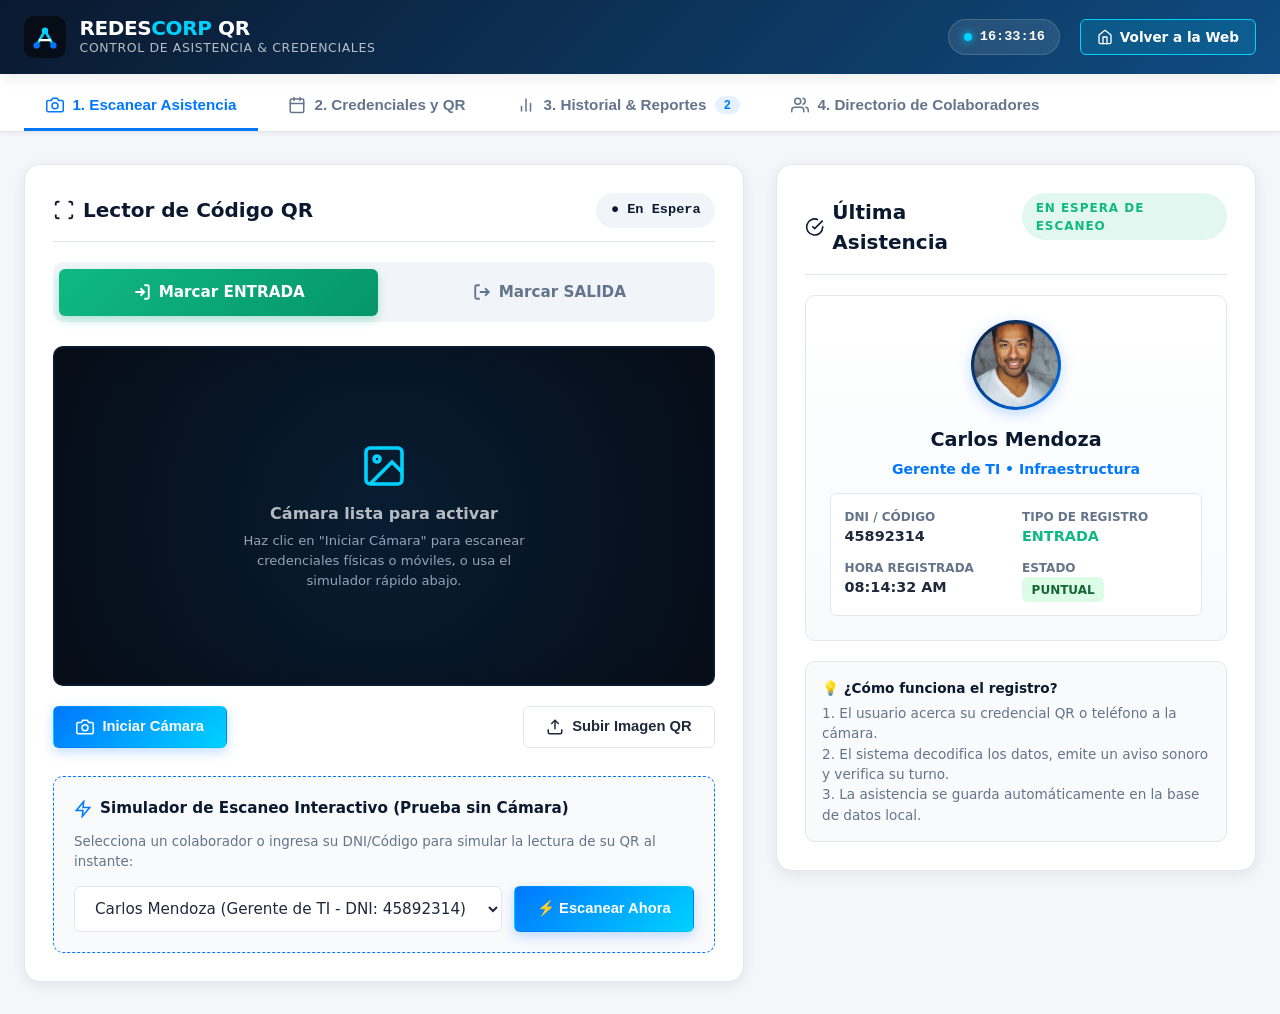
<file: asistencia-qr.html>
<!DOCTYPE html>
<html lang="es">
<head>
  <meta charset="UTF-8">
  <meta name="viewport" content="width=device-width, initial-scale=1.0">
  <title>Sistema de Control de Asistencia QR Inteligente | RedesCorp</title>
  <meta name="description" content="Aplicación web interactiva para control y registro de asistencia con código QR para empresas de telecomunicaciones y redes.">
  
  <style>
    /* ==========================================================================
       VARIABLES Y PALETA DE COLORES CORPORATIVA TECNOLÓGICA
       ========================================================================== */
    :root {
      --color-primary: #0A192F;
      --color-primary-light: #0F4C81;
      --color-primary-dark: #060D17;
      --color-accent: #00D2FF;
      --color-accent-hover: #00B4DB;
      --color-accent-deep: #0077FF;
      --color-accent-glow: rgba(0, 210, 255, 0.25);
      
      --color-success: #10B981;
      --color-success-bg: rgba(16, 185, 129, 0.12);
      --color-warning: #F59E0B;
      --color-warning-bg: rgba(245, 158, 11, 0.12);
      --color-danger: #EF4444;
      --color-danger-bg: rgba(239, 68, 68, 0.12);
      
      --color-bg-body: #F4F6F9;
      --color-bg-card: #FFFFFF;
      --color-border: #E2E8F0;
      
      --color-text-main: #1E293B;
      --color-text-muted: #64748B;
      --color-text-light: #F8FAFC;
      
      --shadow-sm: 0 2px 4px rgba(10, 25, 47, 0.05);
      --shadow-md: 0 4px 14px rgba(10, 25, 47, 0.08);
      --shadow-lg: 0 12px 30px rgba(10, 25, 47, 0.12);
      --shadow-accent: 0 0 20px rgba(0, 210, 255, 0.35);
      
      --radius-sm: 6px;
      --radius-md: 10px;
      --radius-lg: 16px;
      --radius-full: 9999px;
      --transition: all 0.25s cubic-bezier(0.4, 0, 0.2, 1);
      --font-family: system-ui, -apple-system, "Segoe UI", Roboto, "Helvetica Neue", Arial, sans-serif;
    }

    *, *::before, *::after {
      box-sizing: border-box;
      margin: 0;
      padding: 0;
    }

    body {
      font-family: var(--font-family);
      background-color: var(--color-bg-body);
      color: var(--color-text-main);
      line-height: 1.5;
      min-height: 100vh;
      display: flex;
      flex-direction: column;
    }

    /* ==========================================================================
       HEADER & BARRA DE ESTADO SUPERIOR
       ========================================================================== */
    .app-header {
      background: linear-gradient(135deg, var(--color-primary) 0%, var(--color-primary-light) 100%);
      color: #FFFFFF;
      padding: 1rem 1.5rem;
      box-shadow: var(--shadow-md);
      position: sticky;
      top: 0;
      z-index: 100;
    }

    .header-container {
      max-width: 1300px;
      margin: 0 auto;
      display: flex;
      align-items: center;
      justify-content: space-between;
      gap: 1rem;
      flex-wrap: wrap;
    }

    .brand-group {
      display: flex;
      align-items: center;
      gap: 0.85rem;
    }

    .brand-logo-svg {
      width: 42px;
      height: 42px;
    }

    .brand-title {
      font-size: 1.25rem;
      font-weight: 800;
      letter-spacing: -0.02em;
      line-height: 1.1;
    }

    .brand-title span {
      color: var(--color-accent);
    }

    .brand-subtitle {
      font-size: 0.78rem;
      color: rgba(255, 255, 255, 0.7);
      letter-spacing: 0.05em;
      text-transform: uppercase;
    }

    .header-actions {
      display: flex;
      align-items: center;
      gap: 1.25rem;
    }

    .live-clock-badge {
      display: flex;
      align-items: center;
      gap: 0.5rem;
      background: rgba(255, 255, 255, 0.1);
      backdrop-filter: blur(8px);
      padding: 0.45rem 0.9rem;
      border-radius: var(--radius-full);
      font-size: 0.85rem;
      font-weight: 600;
      border: 1px solid rgba(255, 255, 255, 0.15);
      font-family: monospace;
    }

    .live-clock-badge .clock-pulse {
      width: 8px;
      height: 8px;
      background-color: var(--color-accent);
      border-radius: 50%;
      box-shadow: 0 0 8px var(--color-accent);
      animation: pulse 1.8s infinite;
    }

    @keyframes pulse {
      0%, 100% { opacity: 1; transform: scale(1); }
      50% { opacity: 0.4; transform: scale(0.85); }
    }

    .btn-landing-back {
      background: rgba(0, 210, 255, 0.15);
      border: 1px solid var(--color-accent);
      color: #FFFFFF;
      padding: 0.45rem 1rem;
      border-radius: var(--radius-sm);
      font-size: 0.85rem;
      font-weight: 600;
      text-decoration: none;
      display: inline-flex;
      align-items: center;
      gap: 0.4rem;
      transition: var(--transition);
    }

    .btn-landing-back:hover {
      background: var(--color-accent);
      color: var(--color-primary);
      box-shadow: 0 0 14px rgba(0, 210, 255, 0.5);
    }

    /* ==========================================================================
       BARRA DE NAVEGACIÓN POR PESTAÑAS
       ========================================================================== */
    .tabs-nav-bar {
      background-color: #FFFFFF;
      border-bottom: 1px solid var(--color-border);
      box-shadow: var(--shadow-sm);
    }

    .tabs-container {
      max-width: 1300px;
      margin: 0 auto;
      display: flex;
      gap: 0.5rem;
      padding: 0.5rem 1.5rem 0 1.5rem;
      overflow-x: auto;
    }

    .tab-btn {
      background: transparent;
      border: none;
      padding: 0.85rem 1.35rem;
      font-size: 0.95rem;
      font-weight: 600;
      color: var(--color-text-muted);
      cursor: pointer;
      display: inline-flex;
      align-items: center;
      gap: 0.55rem;
      border-bottom: 3px solid transparent;
      transition: var(--transition);
      white-space: nowrap;
    }

    .tab-btn:hover {
      color: var(--color-accent-deep);
    }

    .tab-btn.active {
      color: var(--color-accent-deep);
      border-bottom-color: var(--color-accent-deep);
    }

    .tab-badge {
      background-color: rgba(0, 119, 255, 0.1);
      color: var(--color-accent-deep);
      font-size: 0.75rem;
      padding: 0.15rem 0.55rem;
      border-radius: var(--radius-full);
      font-weight: 700;
    }

    /* ==========================================================================
       CONTENIDO PRINCIPAL Y PESTAÑAS
       ========================================================================== */
    .main-app-content {
      max-width: 1300px;
      margin: 2rem auto;
      padding: 0 1.5rem;
      width: 100%;
      flex-grow: 1;
    }

    .tab-pane {
      display: none;
      animation: fadeIn 0.3s ease;
    }

    .tab-pane.active {
      display: block;
    }

    @keyframes fadeIn {
      from { opacity: 0; transform: translateY(6px); }
      to { opacity: 1; transform: translateY(0); }
    }

    /* ==========================================================================
       ESTILOS DE BOTONES Y FORMULARIOS
       ========================================================================== */
    .btn {
      display: inline-flex;
      align-items: center;
      justify-content: center;
      gap: 0.5rem;
      padding: 0.7rem 1.4rem;
      font-size: 0.92rem;
      font-weight: 600;
      border-radius: var(--radius-sm);
      cursor: pointer;
      border: 1px solid transparent;
      transition: var(--transition);
      line-height: 1.2;
    }

    .btn-primary {
      background: linear-gradient(135deg, var(--color-accent-deep) 0%, var(--color-accent) 100%);
      color: #FFFFFF;
      box-shadow: 0 4px 12px rgba(0, 119, 255, 0.25);
    }

    .btn-primary:hover {
      transform: translateY(-2px);
      box-shadow: 0 6px 18px rgba(0, 210, 255, 0.4);
    }

    .btn-secondary {
      background-color: #FFFFFF;
      color: var(--color-text-main);
      border-color: var(--color-border);
    }

    .btn-secondary:hover {
      background-color: #F8FAFC;
      border-color: #CBD5E1;
    }

    .btn-success {
      background-color: var(--color-success);
      color: #FFFFFF;
    }

    .btn-success:hover {
      background-color: #059669;
    }

    .btn-danger {
      background-color: var(--color-danger);
      color: #FFFFFF;
    }

    .btn-danger:hover {
      background-color: #DC2626;
    }

    .btn-outline-primary {
      background: transparent;
      border-color: var(--color-accent-deep);
      color: var(--color-accent-deep);
    }

    .btn-outline-primary:hover {
      background-color: var(--color-accent-deep);
      color: #FFFFFF;
    }

    .form-group {
      margin-bottom: 1.25rem;
    }

    .form-label {
      display: block;
      font-size: 0.88rem;
      font-weight: 600;
      color: var(--color-text-main);
      margin-bottom: 0.4rem;
    }

    .form-control {
      width: 100%;
      padding: 0.75rem 1rem;
      font-size: 0.95rem;
      border: 1px solid var(--color-border);
      border-radius: var(--radius-sm);
      background-color: #FFFFFF;
      color: var(--color-text-main);
      font-family: inherit;
      transition: var(--transition);
    }

    .form-control:focus {
      outline: none;
      border-color: var(--color-accent-deep);
      box-shadow: 0 0 0 3px rgba(0, 119, 255, 0.15);
    }

    /* ==========================================================================
       PESTAÑA 1: ESCANEAR ASISTENCIA (LECTOR QR EN VIVO)
       ========================================================================== */
    .scanner-layout-grid {
      display: grid;
      grid-template-columns: 1.2fr 0.8fr;
      gap: 2rem;
      align-items: start;
    }

    .scanner-card {
      background-color: var(--color-bg-card);
      border: 1px solid var(--color-border);
      border-radius: var(--radius-lg);
      padding: 1.75rem;
      box-shadow: var(--shadow-md);
    }

    .card-title-bar {
      display: flex;
      align-items: center;
      justify-content: space-between;
      margin-bottom: 1.25rem;
      padding-bottom: 0.85rem;
      border-bottom: 1px solid var(--color-border);
    }

    .card-title-bar h2 {
      font-size: 1.25rem;
      font-weight: 700;
      color: var(--color-primary);
      display: flex;
      align-items: center;
      gap: 0.5rem;
    }

    /* Selector de Modo: Entrada vs Salida */
    .mode-switch-container {
      display: grid;
      grid-template-columns: 1fr 1fr;
      gap: 0.75rem;
      margin-bottom: 1.5rem;
      background-color: #F1F5F9;
      padding: 0.4rem;
      border-radius: var(--radius-md);
    }

    .mode-radio-btn {
      display: none;
    }

    .mode-label {
      display: flex;
      align-items: center;
      justify-content: center;
      gap: 0.5rem;
      padding: 0.75rem;
      border-radius: var(--radius-sm);
      font-size: 0.95rem;
      font-weight: 700;
      cursor: pointer;
      color: var(--color-text-muted);
      transition: var(--transition);
    }

    .mode-radio-btn:checked + .mode-label.entry {
      background: linear-gradient(135deg, #10B981 0%, #059669 100%);
      color: #FFFFFF;
      box-shadow: 0 4px 10px rgba(16, 185, 129, 0.3);
    }

    .mode-radio-btn:checked + .mode-label.exit {
      background: linear-gradient(135deg, #F59E0B 0%, #D97706 100%);
      color: #FFFFFF;
      box-shadow: 0 4px 10px rgba(245, 158, 11, 0.3);
    }

    /* Visor de Cámara y Lector QR */
    .camera-viewport {
      position: relative;
      width: 100%;
      height: 340px;
      background: #060D17;
      border-radius: var(--radius-md);
      overflow: hidden;
      display: flex;
      align-items: center;
      justify-content: center;
      margin-bottom: 1.25rem;
      border: 2px solid var(--color-primary);
      box-shadow: inset 0 0 30px rgba(0, 0, 0, 0.6);
    }

    .video-stream {
      width: 100%;
      height: 100%;
      object-fit: cover;
    }

    .camera-placeholder-overlay {
      position: absolute;
      inset: 0;
      display: flex;
      flex-direction: column;
      align-items: center;
      justify-content: center;
      color: rgba(255, 255, 255, 0.7);
      text-align: center;
      padding: 1.5rem;
      background: radial-gradient(circle, rgba(15, 76, 129, 0.25) 0%, rgba(6, 13, 23, 0.95) 100%);
    }

    .camera-placeholder-overlay svg {
      width: 48px;
      height: 48px;
      color: var(--color-accent);
      margin-bottom: 0.75rem;
    }

    /* Retícula de Enfoque y Láser */
    .scanner-target-box {
      position: absolute;
      width: 220px;
      height: 220px;
      border: 2px solid rgba(0, 210, 255, 0.5);
      border-radius: var(--radius-md);
      pointer-events: none;
      box-shadow: 0 0 0 9999px rgba(6, 13, 23, 0.45);
    }

    .scanner-target-box::before, .scanner-target-box::after {
      content: "";
      position: absolute;
      width: 20px;
      height: 20px;
      border-color: var(--color-accent);
      border-style: solid;
    }

    .scanner-target-box::before {
      top: -2px; left: -2px;
      border-width: 4px 0 0 4px;
    }

    .scanner-target-box::after {
      bottom: -2px; right: -2px;
      border-width: 0 4px 4px 0;
    }

    .laser-scan-line {
      position: absolute;
      left: 0;
      right: 0;
      height: 3px;
      background: linear-gradient(90deg, transparent 0%, var(--color-accent) 50%, transparent 100%);
      box-shadow: 0 0 12px var(--color-accent);
      animation: laserMove 2.2s infinite ease-in-out;
    }

    @keyframes laserMove {
      0% { top: 5%; }
      50% { top: 95%; }
      100% { top: 5%; }
    }

    .camera-controls-bar {
      display: flex;
      align-items: center;
      justify-content: space-between;
      gap: 1rem;
      flex-wrap: wrap;
    }

    /* Simulador de Escaneo Rápido (Interactividad sin cámara) */
    .quick-simulator-card {
      margin-top: 1.75rem;
      background-color: #F8FAFC;
      border: 1px dashed var(--color-accent-deep);
      border-radius: var(--radius-md);
      padding: 1.25rem;
    }

    .quick-simulator-title {
      font-size: 0.95rem;
      font-weight: 700;
      color: var(--color-primary);
      margin-bottom: 0.75rem;
      display: flex;
      align-items: center;
      gap: 0.5rem;
    }

    .simulator-inputs-group {
      display: flex;
      gap: 0.75rem;
      flex-wrap: wrap;
    }

    .simulator-inputs-group select, .simulator-inputs-group input {
      flex: 1;
      min-width: 200px;
    }

    /* Panel de Último Resultado Registrado */
    .result-display-panel {
      background-color: var(--color-bg-card);
      border: 1px solid var(--color-border);
      border-radius: var(--radius-lg);
      padding: 1.75rem;
      box-shadow: var(--shadow-md);
    }

    .last-registered-badge {
      display: inline-block;
      font-size: 0.75rem;
      font-weight: 800;
      letter-spacing: 0.08em;
      text-transform: uppercase;
      padding: 0.35rem 0.85rem;
      border-radius: var(--radius-full);
      margin-bottom: 1.25rem;
    }

    .last-registered-badge.success {
      background-color: var(--color-success-bg);
      color: var(--color-success);
    }

    .last-registered-badge.warning {
      background-color: var(--color-warning-bg);
      color: var(--color-warning);
    }

    .attendee-preview-card {
      border: 1px solid var(--color-border);
      border-radius: var(--radius-md);
      padding: 1.5rem;
      text-align: center;
      background: linear-gradient(180deg, #FFFFFF 0%, #F8FAFC 100%);
      margin-bottom: 1.25rem;
    }

    .attendee-avatar-wrapper {
      width: 90px;
      height: 90px;
      border-radius: 50%;
      margin: 0 auto 1rem auto;
      background: linear-gradient(135deg, var(--color-primary) 0%, var(--color-accent-deep) 100%);
      padding: 3px;
      box-shadow: 0 4px 14px rgba(0, 119, 255, 0.25);
    }

    .attendee-avatar-img {
      width: 100%;
      height: 100%;
      border-radius: 50%;
      object-fit: cover;
      background-color: #E2E8F0;
    }

    .attendee-fullname {
      font-size: 1.2rem;
      font-weight: 800;
      color: var(--color-primary);
      margin-bottom: 0.25rem;
    }

    .attendee-role {
      font-size: 0.88rem;
      color: var(--color-accent-deep);
      font-weight: 600;
      margin-bottom: 0.85rem;
    }

    .attendee-meta-grid {
      display: grid;
      grid-template-columns: 1fr 1fr;
      gap: 0.75rem;
      background-color: #FFFFFF;
      border: 1px solid var(--color-border);
      border-radius: var(--radius-sm);
      padding: 0.85rem;
      text-align: left;
    }

    .meta-item-label {
      font-size: 0.75rem;
      color: var(--color-text-muted);
      text-transform: uppercase;
      font-weight: 600;
    }

    .meta-item-value {
      font-size: 0.9rem;
      font-weight: 700;
      color: var(--color-text-main);
    }

    /* ==========================================================================
       PESTAÑA 2: GENERADOR DE CREDENCIALES QR (GAFETE DIGITAL)
       ========================================================================== */
    .badge-generator-grid {
      display: grid;
      grid-template-columns: 1fr 1.1fr;
      gap: 2.5rem;
      align-items: start;
    }

    .card-panel {
      background-color: var(--color-bg-card);
      border: 1px solid var(--color-border);
      border-radius: var(--radius-lg);
      padding: 2rem;
      box-shadow: var(--shadow-md);
    }

    /* Gafete Corporativo Estilizado */
    .corporate-badge-card {
      width: 100%;
      max-width: 380px;
      margin: 0 auto;
      background: linear-gradient(145deg, #0A192F 0%, #172A45 100%);
      border-radius: var(--radius-lg);
      overflow: hidden;
      box-shadow: 0 16px 36px rgba(10, 25, 47, 0.25);
      border: 1px solid rgba(0, 210, 255, 0.35);
      color: #FFFFFF;
      position: relative;
    }

    .badge-top-banner {
      background: linear-gradient(90deg, var(--color-accent-deep) 0%, var(--color-accent) 100%);
      padding: 0.85rem 1.25rem;
      display: flex;
      align-items: center;
      justify-content: space-between;
    }

    .badge-corp-name {
      font-size: 0.95rem;
      font-weight: 800;
      letter-spacing: 0.05em;
      color: #FFFFFF;
    }

    .badge-chip {
      width: 32px;
      height: 24px;
      background: linear-gradient(135deg, #F59E0B 0%, #D97706 100%);
      border-radius: 4px;
      border: 1px solid rgba(255, 255, 255, 0.4);
    }

    .badge-body-content {
      padding: 2rem 1.75rem;
      text-align: center;
    }

    .badge-photo-container {
      width: 84px;
      height: 84px;
      border-radius: 50%;
      margin: 0 auto 1.25rem auto;
      border: 3px solid var(--color-accent);
      padding: 2px;
      box-shadow: 0 0 15px rgba(0, 210, 255, 0.4);
    }

    .badge-photo-img {
      width: 100%;
      height: 100%;
      border-radius: 50%;
      object-fit: cover;
      background-color: #E2E8F0;
    }

    .badge-holder-name {
      font-size: 1.3rem;
      font-weight: 800;
      color: #FFFFFF;
      margin-bottom: 0.2rem;
    }

    .badge-holder-title {
      font-size: 0.9rem;
      color: var(--color-accent);
      font-weight: 600;
      margin-bottom: 1.5rem;
    }

    .badge-qr-canvas-wrapper {
      background-color: #FFFFFF;
      padding: 0.85rem;
      border-radius: var(--radius-md);
      display: inline-block;
      box-shadow: 0 8px 24px rgba(0, 0, 0, 0.35);
      margin-bottom: 1.25rem;
    }

    .badge-qr-canvas {
      display: block;
      width: 180px;
      height: 180px;
    }

    .badge-footer-info {
      font-size: 0.8rem;
      color: #94A3B8;
      display: flex;
      justify-content: space-between;
      border-top: 1px solid rgba(255, 255, 255, 0.1);
      padding-top: 0.85rem;
    }

    /* ==========================================================================
       PESTAÑA 3: HISTORIAL & REPORTES EN TIEMPO REAL
       ========================================================================== */
    .kpi-metrics-grid {
      display: grid;
      grid-template-columns: repeat(4, 1fr);
      gap: 1.25rem;
      margin-bottom: 2rem;
    }

    .kpi-stat-card {
      background-color: var(--color-bg-card);
      border: 1px solid var(--color-border);
      border-radius: var(--radius-md);
      padding: 1.35rem 1.5rem;
      box-shadow: var(--shadow-sm);
      display: flex;
      align-items: center;
      gap: 1rem;
      transition: var(--transition);
    }

    .kpi-stat-card:hover {
      transform: translateY(-2px);
      box-shadow: var(--shadow-md);
    }

    .kpi-icon-box {
      width: 52px;
      height: 52px;
      border-radius: var(--radius-md);
      display: flex;
      align-items: center;
      justify-content: center;
      flex-shrink: 0;
    }

    .kpi-icon-box svg {
      width: 26px;
      height: 26px;
    }

    .kpi-icon-box.blue {
      background-color: rgba(0, 119, 255, 0.1);
      color: var(--color-accent-deep);
    }

    .kpi-icon-box.green {
      background-color: var(--color-success-bg);
      color: var(--color-success);
    }

    .kpi-icon-box.amber {
      background-color: var(--color-warning-bg);
      color: var(--color-warning);
    }

    .kpi-icon-box.cyan {
      background-color: rgba(0, 210, 255, 0.15);
      color: #0099cc;
    }

    .kpi-number {
      font-size: 1.8rem;
      font-weight: 800;
      color: var(--color-primary);
      line-height: 1;
    }

    .kpi-label {
      font-size: 0.85rem;
      color: var(--color-text-muted);
      font-weight: 600;
      margin-top: 0.25rem;
    }

    /* Barra de Búsqueda y Filtros de Tabla */
    .table-toolbar {
      background-color: var(--color-bg-card);
      border: 1px solid var(--color-border);
      border-radius: var(--radius-md) var(--radius-md) 0 0;
      padding: 1.25rem;
      display: flex;
      align-items: center;
      justify-content: space-between;
      gap: 1rem;
      flex-wrap: wrap;
    }

    .toolbar-search-box {
      position: relative;
      flex: 1;
      min-width: 260px;
    }

    .toolbar-search-box input {
      padding-left: 2.5rem;
    }

    .toolbar-search-box svg {
      position: absolute;
      left: 0.85rem;
      top: 50%;
      transform: translateY(-50%);
      width: 18px;
      height: 18px;
      color: var(--color-text-muted);
    }

    .toolbar-filters {
      display: flex;
      gap: 0.75rem;
      flex-wrap: wrap;
    }

    /* Tabla de Registros */
    .table-container {
      background-color: var(--color-bg-card);
      border: 1px solid var(--color-border);
      border-top: none;
      border-radius: 0 0 var(--radius-md) var(--radius-md);
      overflow-x: auto;
      box-shadow: var(--shadow-sm);
    }

    .attendance-table {
      width: 100%;
      border-collapse: collapse;
      text-align: left;
      font-size: 0.92rem;
    }

    .attendance-table th {
      background-color: #F8FAFC;
      color: var(--color-text-muted);
      font-weight: 700;
      text-transform: uppercase;
      font-size: 0.75rem;
      letter-spacing: 0.05em;
      padding: 1rem 1.25rem;
      border-bottom: 1px solid var(--color-border);
    }

    .attendance-table td {
      padding: 1rem 1.25rem;
      border-bottom: 1px solid #F1F5F9;
      color: var(--color-text-main);
      vertical-align: middle;
    }

    .attendance-table tbody tr:hover {
      background-color: #F8FAFC;
    }

    .participant-cell {
      display: flex;
      align-items: center;
      gap: 0.75rem;
    }

    .table-avatar {
      width: 36px;
      height: 36px;
      border-radius: 50%;
      object-fit: cover;
      background-color: #E2E8F0;
    }

    .type-pill {
      display: inline-flex;
      align-items: center;
      gap: 0.35rem;
      font-size: 0.8rem;
      font-weight: 700;
      padding: 0.25rem 0.65rem;
      border-radius: var(--radius-full);
    }

    .type-pill.entry {
      background-color: var(--color-success-bg);
      color: var(--color-success);
    }

    .type-pill.exit {
      background-color: var(--color-warning-bg);
      color: var(--color-warning);
    }

    .status-badge {
      display: inline-block;
      font-size: 0.75rem;
      font-weight: 700;
      padding: 0.2rem 0.6rem;
      border-radius: var(--radius-sm);
    }

    .status-badge.on-time {
      background-color: #DCFCE7;
      color: #166534;
    }

    .status-badge.late {
      background-color: #FEE2E2;
      color: #991B1B;
    }

    .status-badge.neutral {
      background-color: #F1F5F9;
      color: #475569;
    }

    /* Botón de acción en tabla */
    .btn-action-icon {
      background: none;
      border: none;
      color: var(--color-text-muted);
      cursor: pointer;
      padding: 0.35rem;
      border-radius: var(--radius-sm);
      transition: var(--transition);
    }

    .btn-action-icon:hover {
      color: var(--color-danger);
      background-color: var(--color-danger-bg);
    }

    /* ==========================================================================
       MODAL Y NOTIFICACIÓN TOAST
       ========================================================================== */
    .toast-notification {
      position: fixed;
      bottom: 2rem;
      right: 2rem;
      background-color: var(--color-primary);
      color: #FFFFFF;
      padding: 1rem 1.5rem;
      border-radius: var(--radius-md);
      box-shadow: var(--shadow-lg);
      display: flex;
      align-items: center;
      gap: 0.85rem;
      z-index: 1000;
      transform: translateY(120%);
      opacity: 0;
      transition: transform 0.35s cubic-bezier(0.4, 0, 0.2, 1), opacity 0.35s ease;
      border-left: 5px solid var(--color-accent);
    }

    .toast-notification.show {
      transform: translateY(0);
      opacity: 1;
    }

    /* ==========================================================================
       RESPONSIVE DESIGN (TABLETS Y MÓVILES)
       ========================================================================== */
    @media (max-width: 992px) {
      .scanner-layout-grid, .badge-generator-grid {
        grid-template-columns: 1fr;
      }
      .kpi-metrics-grid {
        grid-template-columns: repeat(2, 1fr);
      }
    }

    @media (max-width: 600px) {
      .kpi-metrics-grid {
        grid-template-columns: 1fr;
      }
      .camera-viewport {
        height: 280px;
      }
      .scanner-target-box {
        width: 180px;
        height: 180px;
      }
      .table-toolbar {
        flex-direction: column;
        align-items: stretch;
      }
    }
  </style>
</head>
<body>

  <!-- ==========================================================================
       CABECERA Y BARRA SUPERIOR
       ========================================================================== -->
  <header class="app-header">
    <div class="header-container">
      <div class="brand-group">
        <svg class="brand-logo-svg" viewBox="0 0 40 40" fill="none" xmlns="http://www.w3.org/2000/svg" aria-hidden="true">
          <rect width="40" height="40" rx="10" fill="#060D17"/>
          <path d="M12 28L20 14L28 28" stroke="#00D2FF" stroke-width="2.5" stroke-linecap="round" stroke-linejoin="round"/>
          <circle cx="12" cy="28" r="3" fill="#0077FF"/>
          <circle cx="28" cy="28" r="3" fill="#0077FF"/>
          <circle cx="20" cy="14" r="3" fill="#00D2FF"/>
          <path d="M15 23H25" stroke="#FFFFFF" stroke-width="2" stroke-linecap="round"/>
        </svg>
        <div>
          <h1 class="brand-title">REDES<span>CORP</span> QR</h1>
          <p class="brand-subtitle">Control de Asistencia & Credenciales</p>
        </div>
      </div>

      <div class="header-actions">
        <div class="live-clock-badge" id="liveClockBadge" title="Hora del sistema">
          <span class="clock-pulse"></span>
          <span id="liveClockTime">--:--:--</span>
        </div>
        <a href="index.html" class="btn-landing-back">
          <svg width="16" height="16" viewBox="0 0 24 24" fill="none" stroke="currentColor" stroke-width="2" stroke-linecap="round" stroke-linejoin="round"><path d="M3 9l9-7 9 7v11a2 2 0 0 1-2 2H5a2 2 0 0 1-2-2z"></path><polyline points="9 22 9 12 15 12 15 22"></polyline></svg>
          Volver a la Web
        </a>
      </div>
    </div>
  </header>

  <!-- ==========================================================================
       BARRA DE PESTAÑAS (TABS)
       ========================================================================== -->
  <nav class="tabs-nav-bar" aria-label="Navegación de secciones">
    <div class="tabs-container">
      <button class="tab-btn active" data-tab="tab-scanner">
        <svg width="18" height="18" viewBox="0 0 24 24" fill="none" stroke="currentColor" stroke-width="2" stroke-linecap="round" stroke-linejoin="round"><path d="M23 19a2 2 0 0 1-2 2H3a2 2 0 0 1-2-2V8a2 2 0 0 1 2-2h4l2-3h6l2 3h4a2 2 0 0 1 2 2z"></path><circle cx="12" cy="13" r="4"></circle></svg>
        1. Escanear Asistencia
      </button>

      <button class="tab-btn" data-tab="tab-badge">
        <svg width="18" height="18" viewBox="0 0 24 24" fill="none" stroke="currentColor" stroke-width="2" stroke-linecap="round" stroke-linejoin="round"><rect x="3" y="4" width="18" height="18" rx="2" ry="2"></rect><line x1="16" y1="2" x2="16" y2="6"></line><line x1="8" y1="2" x2="8" y2="6"></line><line x1="3" y1="10" x2="21" y2="10"></line></svg>
        2. Credenciales y QR
      </button>

      <button class="tab-btn" data-tab="tab-history">
        <svg width="18" height="18" viewBox="0 0 24 24" fill="none" stroke="currentColor" stroke-width="2" stroke-linecap="round" stroke-linejoin="round"><line x1="18" y1="20" x2="18" y2="10"></line><line x1="12" y1="20" x2="12" y2="4"></line><line x1="6" y1="20" x2="6" y2="14"></line></svg>
        3. Historial & Reportes
        <span class="tab-badge" id="tabHistoryCount">0</span>
      </button>

      <button class="tab-btn" data-tab="tab-collaborators">
        <svg width="18" height="18" viewBox="0 0 24 24" fill="none" stroke="currentColor" stroke-width="2" stroke-linecap="round" stroke-linejoin="round"><path d="M17 21v-2a4 4 0 0 0-4-4H5a4 4 0 0 0-4 4v2"></path><circle cx="9" cy="7" r="4"></circle><path d="M23 21v-2a4 4 0 0 0-3-3.87"></path><path d="M16 3.13a4 4 0 0 1 0 7.75"></path></svg>
        4. Directorio de Colaboradores
      </button>
    </div>
  </nav>

  <!-- ==========================================================================
       CONTENIDO PRINCIPAL
       ========================================================================== -->
  <main class="main-app-content">

    <!-- ==========================================================================
         PESTAÑA 1: ESCANEAR ASISTENCIA (LECTOR QR EN VIVO)
         ========================================================================== -->
    <section id="tab-scanner" class="tab-pane active">
      <div class="scanner-layout-grid">
        
        <!-- Tarjeta del Escáner y Cámara -->
        <div class="scanner-card">
          <div class="card-title-bar">
            <h2>
              <svg width="22" height="22" viewBox="0 0 24 24" fill="none" stroke="currentColor" stroke-width="2"><path d="M3 7V5a2 2 0 0 1 2-2h2 M17 3h2a2 2 0 0 1 2 2v2 M21 17v2a2 2 0 0 1-2 2h-2 M7 21H5a2 2 0 0 1-2-2v-2"/></svg>
              Lector de Código QR
            </h2>
            <span class="live-clock-badge" style="color: var(--color-primary); background: #F1F5F9; border: none;" id="scannerStatusBadge">
              ● En Espera
            </span>
          </div>

          <!-- Selector de Modo de Marcación: Entrada vs Salida -->
          <div class="mode-switch-container">
            <div>
              <input type="radio" id="modeEntry" name="checkType" value="ENTRADA" class="mode-radio-btn" checked>
              <label for="modeEntry" class="mode-label entry">
                <svg width="18" height="18" viewBox="0 0 24 24" fill="none" stroke="currentColor" stroke-width="2.5"><path d="M15 3h4a2 2 0 0 1 2 2v14a2 2 0 0 1-2 2h-4M10 17l5-5-5-5M15 12H3"/></svg>
                Marcar ENTRADA
              </label>
            </div>
            <div>
              <input type="radio" id="modeExit" name="checkType" value="SALIDA" class="mode-radio-btn">
              <label for="modeExit" class="mode-label exit">
                <svg width="18" height="18" viewBox="0 0 24 24" fill="none" stroke="currentColor" stroke-width="2.5"><path d="M9 21H5a2 2 0 0 1-2-2V5a2 2 0 0 1 2-2h4M16 17l5-5-5-5M21 12H9"/></svg>
                Marcar SALIDA
              </label>
            </div>
          </div>

          <!-- Visor de Video de la Cámara Web -->
          <div class="camera-viewport" id="cameraViewport">
            <video id="cameraVideo" class="video-stream" playsinline></video>
            
            <!-- Overlay por defecto cuando la cámara no está activa -->
            <div class="camera-placeholder-overlay" id="cameraPlaceholder">
              <svg viewBox="0 0 24 24" fill="none" stroke="currentColor" stroke-width="1.8"><rect x="3" y="3" width="18" height="18" rx="2"/><circle cx="8.5" cy="8.5" r="1.5"/><path d="M21 15l-5-5L5 21"/></svg>
              <p style="font-weight: 600; margin-bottom: 0.35rem;">Cámara lista para activar</p>
              <p style="font-size: 0.82rem; color: #94A3B8; max-width: 320px;">
                Haz clic en "Iniciar Cámara" para escanear credenciales físicas o móviles, o usa el simulador rápido abajo.
              </p>
            </div>

            <!-- Recuadro de Enfoque con Línea Láser animada -->
            <div class="scanner-target-box" id="scannerLaserBox" style="display: none;">
              <div class="laser-scan-line"></div>
            </div>
          </div>

          <!-- Botones de Control de Cámara -->
          <div class="camera-controls-bar">
            <button class="btn btn-primary" id="btnToggleCamera">
              <svg width="18" height="18" viewBox="0 0 24 24" fill="none" stroke="currentColor" stroke-width="2"><path d="M23 19a2 2 0 0 1-2 2H3a2 2 0 0 1-2-2V8a2 2 0 0 1 2-2h4l2-3h6l2 3h4a2 2 0 0 1 2 2z"></path><circle cx="12" cy="13" r="4"></circle></svg>
              <span id="cameraBtnText">Iniciar Cámara</span>
            </button>

            <button class="btn btn-secondary" id="btnUploadQR">
              <svg width="18" height="18" viewBox="0 0 24 24" fill="none" stroke="currentColor" stroke-width="2"><path d="M21 15v4a2 2 0 0 1-2 2H5a2 2 0 0 1-2-2v-4"></path><polyline points="17 8 12 3 7 8"></polyline><line x1="12" y1="3" x2="12" y2="15"></line></svg>
              Subir Imagen QR
            </button>
            <input type="file" id="inputQrFile" accept="image/*" style="display: none;">
          </div>

          <!-- Simulador Interactivo Rápido (Permite probar todo sin webcam) -->
          <div class="quick-simulator-card">
            <div class="quick-simulator-title">
              <svg width="18" height="18" viewBox="0 0 24 24" fill="none" stroke="currentColor" stroke-width="2" style="color: var(--color-accent-deep);"><polygon points="13 2 3 14 12 14 11 22 21 10 12 10 13 2"></polygon></svg>
              Simulador de Escaneo Interactivo (Prueba sin Cámara)
            </div>
            <p style="font-size: 0.84rem; color: var(--color-text-muted); margin-bottom: 0.85rem;">
              Selecciona un colaborador o ingresa su DNI/Código para simular la lectura de su QR al instante:
            </p>
            <div class="simulator-inputs-group">
              <select id="selectDemoUser" class="form-control">
                <!-- Se llena dinámicamente con JS -->
              </select>
              <button class="btn btn-primary" id="btnSimulateScan">
                ⚡ Escanear Ahora
              </button>
            </div>
          </div>
        </div>

        <!-- Panel de Confirmación de Último Registro -->
        <div class="result-display-panel">
          <div class="card-title-bar">
            <h2>
              <svg width="20" height="20" viewBox="0 0 24 24" fill="none" stroke="currentColor" stroke-width="2"><path d="M22 11.08V12a10 10 0 1 1-5.93-9.14"></path><polyline points="22 4 12 14.01 9 11.01"></polyline></svg>
              Última Asistencia
            </h2>
            <span class="last-registered-badge success" id="lastActionBadge">
              EN ESPERA DE ESCANEO
            </span>
          </div>

          <div class="attendee-preview-card" id="attendeePreviewCard">
            <div class="attendee-avatar-wrapper">
              <img src="images/avatar-gerente.jpg" alt="Avatar" class="attendee-avatar-img" id="resultAvatar">
            </div>
            <h3 class="attendee-fullname" id="resultName">Carlos Mendoza</h3>
            <p class="attendee-role" id="resultRole">Gerente de TI • Infraestructura</p>

            <div class="attendee-meta-grid">
              <div>
                <div class="meta-item-label">DNI / Código</div>
                <div class="meta-item-value" id="resultDni">45892314</div>
              </div>
              <div>
                <div class="meta-item-label">Tipo de Registro</div>
                <div class="meta-item-value" id="resultType" style="color: var(--color-success);">ENTRADA</div>
              </div>
              <div>
                <div class="meta-item-label">Hora Registrada</div>
                <div class="meta-item-value" id="resultTime">08:14:32 AM</div>
              </div>
              <div>
                <div class="meta-item-label">Estado</div>
                <div class="meta-item-value" id="resultStatus">
                  <span class="status-badge on-time">PUNTUAL</span>
                </div>
              </div>
            </div>
          </div>

          <div style="background-color: #F8FAFC; border: 1px solid var(--color-border); border-radius: var(--radius-md); padding: 1rem; font-size: 0.85rem; color: var(--color-text-muted);">
            <p style="font-weight: 700; color: var(--color-primary); margin-bottom: 0.25rem;">💡 ¿Cómo funciona el registro?</p>
            <p>1. El usuario acerca su credencial QR o teléfono a la cámara.</p>
            <p>2. El sistema decodifica los datos, emite un aviso sonoro y verifica su turno.</p>
            <p>3. La asistencia se guarda automáticamente en la base de datos local.</p>
          </div>
        </div>

      </div>
    </section>

    <!-- ==========================================================================
         PESTAÑA 2: GENERADOR DE CREDENCIALES QR (GAFETE DIGITAL)
         ========================================================================== -->
    <section id="tab-badge" class="tab-pane">
      <div class="badge-generator-grid">
        
        <!-- Formulario de Creación / Emisión de Credencial -->
        <div class="card-panel">
          <div class="card-title-bar">
            <h2>
              <svg width="22" height="22" viewBox="0 0 24 24" fill="none" stroke="currentColor" stroke-width="2"><path d="M16 21v-2a4 4 0 0 0-4-4H5a4 4 0 0 0-4 4v2"></path><circle cx="8.5" cy="7" r="4"></circle><line x1="20" y1="8" x2="20" y2="14"></line><line x1="23" y1="11" x2="17" y2="11"></line></svg>
              Emitir Credencial QR
            </h2>
          </div>
          
          <form id="formNewBadge">
            <div class="form-group">
              <label class="form-label" for="badgeName">Nombre y Apellido</label>
              <input type="text" id="badgeName" class="form-control" placeholder="Ej: Roberto Alarcón" required value="Carlos Mendoza">
            </div>

            <div class="form-group">
              <label class="form-label" for="badgeDni">DNI o Código de Empleado</label>
              <input type="text" id="badgeDni" class="form-control" placeholder="Ej: 45892314" required value="45892314">
            </div>

            <div class="form-group">
              <label class="form-label" for="badgeArea">Departamento / Área</label>
              <select id="badgeArea" class="form-control">
                <option value="Infraestructura TI">Infraestructura TI</option>
                <option value="Redes & Telecomunicaciones">Redes & Telecomunicaciones</option>
                <option value="Operaciones NOC 24/7">Operaciones NOC 24/7</option>
                <option value="Fibra Óptica & Enlaces">Fibra Óptica & Enlaces</option>
                <option value="Telefonía IP">Telefonía IP</option>
                <option value="Ciberseguridad">Ciberseguridad</option>
                <option value="Gestión & Dirección">Gestión & Dirección</option>
              </select>
            </div>

            <div class="form-group">
              <label class="form-label" for="badgeRole">Cargo / Puesto</label>
              <input type="text" id="badgeRole" class="form-control" placeholder="Ej: Ingeniero de Telecomunicaciones" required value="Gerente de TI">
            </div>

            <div class="form-group">
              <label class="form-label" for="badgeAvatarSelect">Foto / Avatar del Colaborador</label>
              <select id="badgeAvatarSelect" class="form-control">
                <option value="images/avatar-gerente.jpg">Avatar 1 (Masculino Corporativo)</option>
                <option value="images/avatar-jefa.jpg">Avatar 2 (Femenino Corporativo)</option>
                <option value="images/hero-datacenter.jpg">Insignia Servidores NOC</option>
              </select>
            </div>

            <div style="display: flex; gap: 0.75rem; margin-top: 1.5rem;">
              <button type="submit" class="btn btn-primary" style="flex: 1;">
                🔄 Actualizar Credencial
              </button>
              <button type="button" class="btn btn-secondary" id="btnSaveToDirectory">
                💾 Guardar en Directorio
              </button>
            </div>
          </form>
        </div>

        <!-- Vista Previa del Gafete Corporativo con QR -->
        <div class="card-panel" style="text-align: center;">
          <div class="card-title-bar">
            <h2>
              <svg width="22" height="22" viewBox="0 0 24 24" fill="none" stroke="currentColor" stroke-width="2"><rect x="3" y="3" width="18" height="18" rx="2"/><circle cx="8.5" cy="8.5" r="1.5"/><polyline points="21 15 16 10 5 21"/></svg>
              Gafete Digital Interactivo
            </h2>
          </div>

          <!-- Tarjeta de Gafete Corporativo -->
          <div class="corporate-badge-card" id="printableBadgeCard">
            <div class="badge-top-banner">
              <span class="badge-corp-name">REDESCORP • TI</span>
              <div class="badge-chip"></div>
            </div>

            <div class="badge-body-content">
              <div class="badge-photo-container">
                <img src="images/avatar-gerente.jpg" alt="Foto Colaborador" class="badge-photo-img" id="cardBadgePhoto">
              </div>

              <h3 class="badge-holder-name" id="cardBadgeName">Carlos Mendoza</h3>
              <p class="badge-holder-title" id="cardBadgeRole">Gerente de TI</p>

              <!-- Canvas donde se dibuja el Código QR -->
              <div class="badge-qr-canvas-wrapper">
                <canvas id="badgeQrCanvas" class="badge-qr-canvas" width="180" height="180"></canvas>
              </div>

              <div class="badge-footer-info">
                <span>DNI: <strong id="cardBadgeDni" style="color: #FFFFFF;">45892314</strong></span>
                <span id="cardBadgeArea" style="color: var(--color-accent);">Infraestructura TI</span>
              </div>
            </div>
          </div>

          <!-- Acciones del Gafete -->
          <div style="display: flex; gap: 0.75rem; justify-content: center; margin-top: 1.75rem; flex-wrap: wrap;">
            <button class="btn btn-primary" id="btnTestThisBadge">
              ⚡ Probar Asistencia con Este QR
            </button>
            <button class="btn btn-secondary" id="btnDownloadBadgeQr">
              📥 Guardar QR (PNG)
            </button>
            <button class="btn btn-secondary" id="btnPrintBadge">
              🖨️ Imprimir
            </button>
          </div>
        </div>

      </div>
    </section>

    <!-- ==========================================================================
         PESTAÑA 3: HISTORIAL & REPORTES EN TIEMPO REAL
         ========================================================================== -->
    <section id="tab-history" class="tab-pane">
      
      <!-- Métricas KPI Rápidas -->
      <div class="kpi-metrics-grid">
        <div class="kpi-stat-card">
          <div class="kpi-icon-box blue">
            <svg viewBox="0 0 24 24" fill="none" stroke="currentColor" stroke-width="2"><path d="M17 21v-2a4 4 0 0 0-4-4H5a4 4 0 0 0-4 4v2"></path><circle cx="9" cy="7" r="4"></circle></svg>
          </div>
          <div>
            <div class="kpi-number" id="kpiTotalUsers">6</div>
            <div class="kpi-label">Colaboradores Registrados</div>
          </div>
        </div>

        <div class="kpi-stat-card">
          <div class="kpi-icon-box green">
            <svg viewBox="0 0 24 24" fill="none" stroke="currentColor" stroke-width="2"><path d="M22 11.08V12a10 10 0 1 1-5.93-9.14"></path><polyline points="22 4 12 14.01 9 11.01"></polyline></svg>
          </div>
          <div>
            <div class="kpi-number" id="kpiEntriesToday">0</div>
            <div class="kpi-label">Entradas Registradas Hoy</div>
          </div>
        </div>

        <div class="kpi-stat-card">
          <div class="kpi-icon-box amber">
            <svg viewBox="0 0 24 24" fill="none" stroke="currentColor" stroke-width="2"><circle cx="12" cy="12" r="10"></circle><polyline points="12 6 12 12 16 14"></polyline></svg>
          </div>
          <div>
            <div class="kpi-number" id="kpiLateToday">0</div>
            <div class="kpi-label">Llegadas con Tardanza</div>
          </div>
        </div>

        <div class="kpi-stat-card">
          <div class="kpi-icon-box cyan">
            <svg viewBox="0 0 24 24" fill="none" stroke="currentColor" stroke-width="2"><path d="M9 21H5a2 2 0 0 1-2-2V5a2 2 0 0 1 2-2h4M16 17l5-5-5-5M21 12H9"/></svg>
          </div>
          <div>
            <div class="kpi-number" id="kpiExitsToday">0</div>
            <div class="kpi-label">Salidas Registradas</div>
          </div>
        </div>
      </div>

      <!-- Barra de Herramientas y Filtros de la Tabla -->
      <div class="table-toolbar">
        <div class="toolbar-search-box">
          <svg viewBox="0 0 24 24" fill="none" stroke="currentColor" stroke-width="2"><circle cx="11" cy="11" r="8"></circle><line x1="21" y1="21" x2="16.65" y2="16.65"></line></svg>
          <input type="text" id="inputSearchTable" class="form-control" placeholder="Buscar por nombre, DNI o área...">
        </div>

        <div class="toolbar-filters">
          <select id="filterType" class="form-control" style="width: auto;">
            <option value="TODOS">Todos los tipos (Entrada / Salida)</option>
            <option value="ENTRADA">Solo Entradas</option>
            <option value="SALIDA">Solo Salidas</option>
          </select>

          <select id="filterStatus" class="form-control" style="width: auto;">
            <option value="TODOS">Todos los estados</option>
            <option value="PUNTUAL">Puntuales</option>
            <option value="TARDANZA">Con Tardanza</option>
          </select>

          <button class="btn btn-secondary" id="btnExportCsv" title="Exportar a Excel / CSV">
            <svg width="16" height="16" viewBox="0 0 24 24" fill="none" stroke="currentColor" stroke-width="2"><path d="M21 15v4a2 2 0 0 1-2 2H5a2 2 0 0 1-2-2v-4"></path><polyline points="7 10 12 15 17 10"></polyline><line x1="12" y1="15" x2="12" y2="3"></line></svg>
            Exportar CSV
          </button>

          <button class="btn btn-secondary" id="btnClearHistory" title="Borrar historial" style="color: var(--color-danger);">
            <svg width="16" height="16" viewBox="0 0 24 24" fill="none" stroke="currentColor" stroke-width="2"><polyline points="3 6 5 6 21 6"></polyline><path d="M19 6v14a2 2 0 0 1-2 2H7a2 2 0 0 1-2-2V6m3 0V4a2 2 0 0 1 2-2h4a2 2 0 0 1 2 2v2"></path></svg>
            Limpiar
          </button>
        </div>
      </div>

      <!-- Tabla de Registros -->
      <div class="table-container">
        <table class="attendance-table" id="attendanceTable">
          <thead>
            <tr>
              <th>Fecha y Hora</th>
              <th>Colaborador</th>
              <th>DNI / Código</th>
              <th>Área</th>
              <th>Tipo</th>
              <th>Estado</th>
              <th>Acción</th>
            </tr>
          </thead>
          <tbody id="attendanceTableBody">
            <!-- Filas inyectadas dinámicamente con JavaScript -->
          </tbody>
        </table>
      </div>
    </section>

    <!-- ==========================================================================
         PESTAÑA 4: DIRECTORIO DE COLABORADORES
         ========================================================================== -->
    <section id="tab-collaborators" class="tab-pane">
      <div class="card-panel">
        <div class="card-title-bar">
          <h2>
            <svg width="22" height="22" viewBox="0 0 24 24" fill="none" stroke="currentColor" stroke-width="2"><path d="M17 21v-2a4 4 0 0 0-4-4H5a4 4 0 0 0-4 4v2"></path><circle cx="9" cy="7" r="4"></circle><path d="M23 21v-2a4 4 0 0 0-3-3.87"></path><path d="M16 3.13a4 4 0 0 1 0 7.75"></path></svg>
            Colaboradores de Telecomunicaciones y Redes
          </h2>
          <button class="btn btn-outline-primary" id="btnResetDemoData">
            🔄 Cargar Datos de Prueba
          </button>
        </div>

        <p style="color: var(--color-text-muted); font-size: 0.9rem; margin-bottom: 1.5rem;">
          Colaboradores registrados con código QR asignado. Haz clic en <strong>"Ver Gafete"</strong> para generar su QR o <strong>"Marcar Asistencia"</strong> para simular su registro inmediato.
        </p>

        <div class="table-container" style="border-top: 1px solid var(--color-border); border-radius: var(--radius-md);">
          <table class="attendance-table">
            <thead>
              <tr>
                <th>Colaborador</th>
                <th>DNI</th>
                <th>Área / Departamento</th>
                <th>Puesto</th>
                <th>Horario Límite</th>
                <th>Acciones</th>
              </tr>
            </thead>
            <tbody id="collaboratorsTableBody">
              <!-- Renderizado por JS -->
            </tbody>
          </table>
        </div>
      </div>
    </section>

  </main>

  <!-- Notificación Toast Flotante -->
  <div class="toast-notification" id="toastNotification">
    <svg width="22" height="22" viewBox="0 0 24 24" fill="none" stroke="var(--color-accent)" stroke-width="2.5"><polyline points="20 6 9 17 4 12"></polyline></svg>
    <span id="toastMessage">¡Asistencia registrada con éxito!</span>
  </div>

  <!-- QR Generator Script -->
  <script src="js/qrcode.js"></script>

  <!-- ==========================================================================
       LÓGICA PRINCIPAL DE LA APLICACIÓN (JAVASCRIPT)
       ========================================================================== -->
  <script>
    (function() {
      'use strict';

      // ------------------------------------------------------------------------
      // DATOS INICIALES POR DEFECTO (COLABORADORES Y ASISTENCIAS)
      // ------------------------------------------------------------------------
      var DEFAULT_COLLABORATORS = [
        {
          id: 'NET-1001',
          name: 'Carlos Mendoza',
          dni: '45892314',
          area: 'Infraestructura TI',
          role: 'Gerente de TI',
          limitTime: '08:30',
          avatar: 'images/avatar-gerente.jpg'
        },
        {
          id: 'NET-1002',
          name: 'Lucía Fernández',
          dni: '41258963',
          area: 'Operaciones NOC 24/7',
          role: 'Jefa de Operaciones',
          limitTime: '08:30',
          avatar: 'images/avatar-jefa.jpg'
        },
        {
          id: 'NET-1003',
          name: 'Andrés Ramos',
          dni: '72349182',
          area: 'Redes & Telecomunicaciones',
          role: 'Ingeniero de Redes WAN',
          limitTime: '09:00',
          avatar: 'images/avatar-gerente.jpg'
        },
        {
          id: 'NET-1004',
          name: 'Sofía Vargas',
          dni: '70192834',
          area: 'Fibra Óptica & Enlaces',
          role: 'Especialista en Fibra',
          limitTime: '08:30',
          avatar: 'images/avatar-jefa.jpg'
        },
        {
          id: 'NET-1005',
          name: 'Diego Castro',
          dni: '48921045',
          area: 'Telefonía IP',
          role: 'Administrador VoIP',
          limitTime: '09:00',
          avatar: 'images/avatar-gerente.jpg'
        },
        {
          id: 'NET-1006',
          name: 'Elena Morales',
          dni: '43819204',
          area: 'Ciberseguridad',
          role: 'Auditora de Seguridad TI',
          limitTime: '08:30',
          avatar: 'images/avatar-jefa.jpg'
        }
      ];

      // Almacenamiento Local (LocalStorage)
      var STORAGE_KEY_USERS = 'redescorp_qr_users';
      var STORAGE_KEY_LOGS = 'redescorp_qr_logs';

      function loadUsers() {
        var raw = localStorage.getItem(STORAGE_KEY_USERS);
        if (!raw) {
          localStorage.setItem(STORAGE_KEY_USERS, JSON.stringify(DEFAULT_COLLABORATORS));
          return DEFAULT_COLLABORATORS;
        }
        try {
          return JSON.parse(raw);
        } catch(e) {
          return DEFAULT_COLLABORATORS;
        }
      }

      function saveUsers(users) {
        localStorage.setItem(STORAGE_KEY_USERS, JSON.stringify(users));
      }

      function loadLogs() {
        var raw = localStorage.getItem(STORAGE_KEY_LOGS);
        if (!raw) {
          // Generar registros de prueba iniciales
          var now = new Date();
          var demoDate = now.toLocaleDateString();
          var initialLogs = [
            {
              id: 'LOG-1',
              userId: 'NET-1001',
              name: 'Carlos Mendoza',
              dni: '45892314',
              area: 'Infraestructura TI',
              role: 'Gerente de TI',
              avatar: 'images/avatar-gerente.jpg',
              type: 'ENTRADA',
              date: demoDate,
              time: '08:14:20 AM',
              timestamp: Date.now() - 3600000,
              status: 'PUNTUAL'
            },
            {
              id: 'LOG-2',
              userId: 'NET-1002',
              name: 'Lucía Fernández',
              dni: '41258963',
              area: 'Operaciones NOC 24/7',
              role: 'Jefa de Operaciones',
              avatar: 'images/avatar-jefa.jpg',
              type: 'ENTRADA',
              date: demoDate,
              time: '08:42:15 AM',
              timestamp: Date.now() - 1800000,
              status: 'TARDANZA'
            }
          ];
          localStorage.setItem(STORAGE_KEY_LOGS, JSON.stringify(initialLogs));
          return initialLogs;
        }
        try {
          return JSON.parse(raw);
        } catch(e) {
          return [];
        }
      }

      function saveLogs(logs) {
        localStorage.setItem(STORAGE_KEY_LOGS, JSON.stringify(logs));
      }

      var collaborators = loadUsers();
      var attendanceLogs = loadLogs();

      // ------------------------------------------------------------------------
      // RELOJ DIGITAL EN VIVO
      // ------------------------------------------------------------------------
      function updateLiveClock() {
        var now = new Date();
        var hours = String(now.getHours()).padStart(2, '0');
        var minutes = String(now.getMinutes()).padStart(2, '0');
        var seconds = String(now.getSeconds()).padStart(2, '0');
        var timeStr = hours + ':' + minutes + ':' + seconds;
        var clockEl = document.getElementById('liveClockTime');
        if (clockEl) clockEl.textContent = timeStr;
      }
      setInterval(updateLiveClock, 1000);
      updateLiveClock();

      // ------------------------------------------------------------------------
      // AUDIO SINTETIZADO CON WEB AUDIO API (Sin archivos mp3 externos)
      // ------------------------------------------------------------------------
      function playAudioFeedback(type) {
        try {
          var AudioCtx = window.AudioContext || window.webkitAudioContext;
          if (!AudioCtx) return;
          var ctx = new AudioCtx();
          var now = ctx.currentTime;

          if (type === 'success') {
            // Sonido futurista de confirmación (acorde ascendente)
            var osc1 = ctx.createOscillator();
            var osc2 = ctx.createOscillator();
            var gain = ctx.createGain();

            osc1.type = 'sine';
            osc1.frequency.setValueAtTime(587.33, now); // D5
            osc1.frequency.exponentialRampToValueAtTime(880, now + 0.12); // A5

            osc2.type = 'triangle';
            osc2.frequency.setValueAtTime(880, now + 0.12);
            osc2.frequency.exponentialRampToValueAtTime(1174.66, now + 0.25); // D6

            gain.gain.setValueAtTime(0.15, now);
            gain.gain.exponentialRampToValueAtTime(0.01, now + 0.35);

            osc1.connect(gain);
            osc2.connect(gain);
            gain.connect(ctx.destination);

            osc1.start(now);
            osc2.start(now + 0.1);
            osc1.stop(now + 0.35);
            osc2.stop(now + 0.35);
          } else if (type === 'exit') {
            // Doble bip suave para salida
            var osc = ctx.createOscillator();
            var g = ctx.createGain();
            osc.frequency.setValueAtTime(440, now);
            osc.frequency.setValueAtTime(330, now + 0.12);
            g.gain.setValueAtTime(0.12, now);
            g.gain.exponentialRampToValueAtTime(0.01, now + 0.28);
            osc.connect(g);
            g.connect(ctx.destination);
            osc.start(now);
            osc.stop(now + 0.28);
          }
        } catch(e) {
          // Si el audio está silenciado por el navegador, se ignora silenciosamente
        }
      }

      // ------------------------------------------------------------------------
      // NOTIFICACIÓN TOAST
      // ------------------------------------------------------------------------
      var toastTimeout = null;
      function showToast(message, isSuccess) {
        var toast = document.getElementById('toastNotification');
        var msgEl = document.getElementById('toastMessage');
        if (!toast || !msgEl) return;

        msgEl.textContent = message;
        toast.style.borderLeftColor = isSuccess ? 'var(--color-success)' : 'var(--color-danger)';
        toast.classList.add('show');

        clearTimeout(toastTimeout);
        toastTimeout = setTimeout(function() {
          toast.classList.remove('show');
        }, 3200);
      }

      // ------------------------------------------------------------------------
      // NAVEGACIÓN ENTRE PESTAÑAS
      // ------------------------------------------------------------------------
      var tabButtons = document.querySelectorAll('.tab-btn');
      var tabPanes = document.querySelectorAll('.tab-pane');

      function switchTab(targetTabId) {
        tabButtons.forEach(function(btn) {
          if (btn.getAttribute('data-tab') === targetTabId) {
            btn.classList.add('active');
          } else {
            btn.classList.remove('active');
          }
        });

        tabPanes.forEach(function(pane) {
          if (pane.id === targetTabId) {
            pane.classList.add('active');
          } else {
            pane.classList.remove('active');
          }
        });
      }

      tabButtons.forEach(function(btn) {
        btn.addEventListener('click', function() {
          var targetId = this.getAttribute('data-tab');
          switchTab(targetId);
        });
      });

      // ------------------------------------------------------------------------
      // GENERADOR DE CÓDIGO QR EN GAFETE
      // ------------------------------------------------------------------------
      function generateBadgeQR(payloadString) {
        var canvas = document.getElementById('badgeQrCanvas');
        if (!canvas) return;

        if (window.QRCodeGenerator) {
          window.QRCodeGenerator.renderCanvas(canvas, payloadString, {
            size: 180,
            darkColor: '#0A192F',
            lightColor: '#FFFFFF',
            level: 'M'
          });
        }
      }

      function updateBadgeView(user) {
        document.getElementById('cardBadgeName').textContent = user.name;
        document.getElementById('cardBadgeRole').textContent = user.role;
        document.getElementById('cardBadgeDni').textContent = user.dni;
        document.getElementById('cardBadgeArea').textContent = user.area;
        document.getElementById('cardBadgePhoto').src = user.avatar;

        // Generar el payload estructurado para el QR
        var qrData = JSON.stringify({
          id: user.id,
          dni: user.dni,
          name: user.name,
          role: user.role,
          area: user.area
        });

        generateBadgeQR(qrData);
      }

      // ------------------------------------------------------------------------
      // REGISTRO DE ASISTENCIA (CORE LOGIC)
      // ------------------------------------------------------------------------
      function processAttendanceCheckIn(userData, forcedType) {
        // Determinamos el tipo: ENTRADA o SALIDA
        var modeRadio = document.querySelector('input[name="checkType"]:checked');
        var checkType = forcedType || (modeRadio ? modeRadio.value : 'ENTRADA');

        var now = new Date();
        var hours = now.getHours();
        var minutes = now.getMinutes();
        var seconds = String(now.getSeconds()).padStart(2, '0');
        var timeStr = now.toLocaleTimeString();
        var dateStr = now.toLocaleDateString();

        // Determinar puntualidad
        // Límite por defecto: 08:30 AM (8h * 60 + 30m = 510 minutos)
        var limitMinutes = 8 * 60 + 30;
        if (userData.limitTime) {
          var parts = userData.limitTime.split(':');
          limitMinutes = parseInt(parts[0], 10) * 60 + parseInt(parts[1], 10);
        }

        var currentMinutes = hours * 60 + minutes;
        var status = 'PUNTUAL';
        if (checkType === 'ENTRADA') {
          if (currentMinutes > limitMinutes) {
            status = 'TARDANZA';
          }
        } else {
          status = 'SALIDA';
        }

        var newLog = {
          id: 'LOG-' + Date.now(),
          userId: userData.id || ('USER-' + userData.dni),
          name: userData.name,
          dni: userData.dni,
          area: userData.area || 'Telecomunicaciones',
          role: userData.role || 'Colaborador',
          avatar: userData.avatar || 'images/avatar-gerente.jpg',
          type: checkType,
          date: dateStr,
          time: timeStr,
          timestamp: Date.now(),
          status: status
        };

        // Guardar al inicio del historial
        attendanceLogs.unshift(newLog);
        saveLogs(attendanceLogs);

        // Feedback sonoro y visual
        playAudioFeedback(checkType === 'ENTRADA' ? 'success' : 'exit');
        showToast('✓ ' + checkType + ' registrada para ' + userData.name + ' (' + status + ')', true);

        // Actualizar tarjeta de resultado en el panel lateral
        renderLatestResult(newLog);

        // Actualizar tablas y métricas KPI
        renderAttendanceTable();
        renderKPIs();
        renderSimulatorOptions();
      }

      function renderLatestResult(log) {
        var card = document.getElementById('attendeePreviewCard');
        var badge = document.getElementById('lastActionBadge');
        var avatar = document.getElementById('resultAvatar');
        var name = document.getElementById('resultName');
        var role = document.getElementById('resultRole');
        var dni = document.getElementById('resultDni');
        var type = document.getElementById('resultType');
        var time = document.getElementById('resultTime');
        var status = document.getElementById('resultStatus');

        if (!card) return;

        avatar.src = log.avatar;
        name.textContent = log.name;
        role.textContent = log.role + ' • ' + log.area;
        dni.textContent = log.dni;
        type.textContent = log.type;
        type.style.color = log.type === 'ENTRADA' ? 'var(--color-success)' : 'var(--color-warning)';
        time.textContent = log.time;

        if (log.type === 'SALIDA') {
          badge.textContent = 'SALIDA MARCADA';
          badge.className = 'last-registered-badge warning';
          status.innerHTML = '<span class="status-badge neutral">SALIDA</span>';
        } else if (log.status === 'TARDANZA') {
          badge.textContent = 'ENTRADA CON TARDANZA';
          badge.className = 'last-registered-badge warning';
          status.innerHTML = '<span class="status-badge late">TARDANZA</span>';
        } else {
          badge.textContent = 'ASISTENCIA PUNTUAL';
          badge.className = 'last-registered-badge success';
          status.innerHTML = '<span class="status-badge on-time">PUNTUAL</span>';
        }

        // Animación suave de confirmación
        card.style.transform = 'scale(0.98)';
        setTimeout(function() {
          card.style.transform = 'scale(1)';
        }, 150);
      }

      // ------------------------------------------------------------------------
      // LECTOR QR POR CÁMARA WEB
      // ------------------------------------------------------------------------
      var isCameraActive = false;
      var videoStream = null;
      var scanInterval = null;
      var videoEl = document.getElementById('cameraVideo');
      var placeholderEl = document.getElementById('cameraPlaceholder');
      var laserBoxEl = document.getElementById('scannerLaserBox');
      var btnToggleCamera = document.getElementById('btnToggleCamera');
      var cameraBtnText = document.getElementById('cameraBtnText');
      var scannerStatusBadge = document.getElementById('scannerStatusBadge');

      function startCamera() {
        if (!navigator.mediaDevices || !navigator.mediaDevices.getUserMedia) {
          alert('Tu navegador no admite acceso directo a la cámara. Puedes usar el simulador rápido abajo o subir una imagen de QR.');
          return;
        }

        scannerStatusBadge.textContent = '● Solicitando Cámara...';
        scannerStatusBadge.style.color = 'var(--color-warning)';

        navigator.mediaDevices.getUserMedia({
          video: { facingMode: 'environment', width: { ideal: 640 }, height: { ideal: 480 } }
        }).then(function(stream) {
          videoStream = stream;
          videoEl.srcObject = stream;
          videoEl.play();

          isCameraActive = true;
          placeholderEl.style.display = 'none';
          laserBoxEl.style.display = 'block';
          cameraBtnText.textContent = 'Detener Cámara';
          btnToggleCamera.classList.remove('btn-primary');
          btnToggleCamera.classList.add('btn-danger');

          scannerStatusBadge.textContent = '● Lector QR Activo';
          scannerStatusBadge.style.color = 'var(--color-success)';

          // Iniciar ciclo de detección
          startScanningLoop();
        }).catch(function(err) {
          console.warn('Error al activar cámara:', err);
          scannerStatusBadge.textContent = '● Cámara No Disponible';
          scannerStatusBadge.style.color = 'var(--color-danger)';
          alert('No se pudo acceder a la cámara web (' + err.name + '). Usa el simulador rápido integrado para probar.');
        });
      }

      function stopCamera() {
        if (videoStream) {
          videoStream.getTracks().forEach(function(track) { track.stop(); });
          videoStream = null;
        }
        clearInterval(scanInterval);
        isCameraActive = false;

        placeholderEl.style.display = 'flex';
        laserBoxEl.style.display = 'none';
        cameraBtnText.textContent = 'Iniciar Cámara';
        btnToggleCamera.classList.remove('btn-danger');
        btnToggleCamera.classList.add('btn-primary');

        scannerStatusBadge.textContent = '● En Espera';
        scannerStatusBadge.style.color = 'var(--color-primary)';
      }

      btnToggleCamera.addEventListener('click', function() {
        if (isCameraActive) {
          stopCamera();
        } else {
          startCamera();
        }
      });

      // Ciclo de escaneo por BarcodeDetector nativo si está disponible
      function startScanningLoop() {
        if (!('BarcodeDetector' in window)) {
          // Si el navegador no tiene BarcodeDetector nativo, informamos amigablemente
          console.log('BarcodeDetector no nativo en este navegador.');
          return;
        }

        try {
          var barcodeDetector = new BarcodeDetector({ formats: ['qr_code'] });
          scanInterval = setInterval(function() {
            if (!isCameraActive || videoEl.readyState < 2) return;

            barcodeDetector.detect(videoEl).then(function(barcodes) {
              if (barcodes.length > 0) {
                var rawValue = barcodes[0].rawValue;
                handleDecodedQrText(rawValue);
              }
            }).catch(function(e) {
              // Ignorar errores transitorios de cuadro de video
            });
          }, 450);
        } catch(e) {
          console.log('BarcodeDetector setup warning:', e);
        }
      }

      // Procesar texto decodificado del QR
      var lastScannedText = '';
      var lastScanTimestamp = 0;

      function handleDecodedQrText(qrText) {
        var now = Date.now();
        // Evitar dobles lecturas accidentales dentro de 3 segundos
        if (qrText === lastScannedText && (now - lastScanTimestamp) < 3000) {
          return;
        }
        lastScannedText = qrText;
        lastScanTimestamp = now;

        try {
          // Intentar parsear como JSON estructurado
          var parsed = JSON.parse(qrText);
          if (parsed && (parsed.dni || parsed.id || parsed.name)) {
            // Buscar colaborador en la lista
            var found = collaborators.find(function(c) {
              return (c.dni && c.dni === parsed.dni) || (c.id && c.id === parsed.id);
            });

            if (found) {
              processAttendanceCheckIn(found);
            } else {
              processAttendanceCheckIn({
                id: parsed.id || 'EXT-' + Date.now(),
                dni: parsed.dni || 'S/DNI',
                name: parsed.name || 'Invitado',
                role: parsed.role || 'Colaborador',
                area: parsed.area || 'Telecomunicaciones',
                avatar: 'images/avatar-gerente.jpg'
              });
            }
            return;
          }
        } catch(e) {
          // Si no es JSON, buscar si es un DNI o ID directo
          var textClean = qrText.trim();
          var matched = collaborators.find(function(c) {
            return c.dni === textClean || c.id === textClean || c.name.toLowerCase() === textClean.toLowerCase();
          });

          if (matched) {
            processAttendanceCheckIn(matched);
          } else {
            showToast('QR Detectado: ' + textClean, true);
          }
        }
      }

      // Subir archivo de imagen con QR
      var btnUploadQR = document.getElementById('btnUploadQR');
      var inputQrFile = document.getElementById('inputQrFile');

      btnUploadQR.addEventListener('click', function() {
        inputQrFile.click();
      });

      inputQrFile.addEventListener('change', function(e) {
        var file = e.target.files[0];
        if (!file) return;

        var img = new Image();
        img.onload = function() {
          if ('BarcodeDetector' in window) {
            var barcodeDetector = new BarcodeDetector({ formats: ['qr_code'] });
            barcodeDetector.detect(img).then(function(barcodes) {
              if (barcodes.length > 0) {
                handleDecodedQrText(barcodes[0].rawValue);
              } else {
                alert('No se detectó un código QR legible en la imagen seleccionada.');
              }
            }).catch(function(err) {
              alert('Error al leer QR: ' + err.message);
            });
          } else {
            // Simular escaneo de imagen cargada
            showToast('Imagen cargada: ' + file.name + '. (Simulando registro)', true);
            var randomUser = collaborators[Math.floor(Math.random() * collaborators.length)];
            processAttendanceCheckIn(randomUser);
          }
        };
        img.src = URL.createObjectURL(file);
      });

      // ------------------------------------------------------------------------
      // SIMULADOR DE ESCANEO RÁPIDO (1 CLIC)
      // ------------------------------------------------------------------------
      var selectDemoUser = document.getElementById('selectDemoUser');
      var btnSimulateScan = document.getElementById('btnSimulateScan');

      function renderSimulatorOptions() {
        selectDemoUser.innerHTML = '';
        collaborators.forEach(function(user) {
          var opt = document.createElement('option');
          opt.value = user.id;
          opt.textContent = user.name + ' (' + user.role + ' - DNI: ' + user.dni + ')';
          selectDemoUser.appendChild(opt);
        });
      }

      btnSimulateScan.addEventListener('click', function() {
        var selectedId = selectDemoUser.value;
        var user = collaborators.find(function(c) { return c.id === selectedId; });
        if (user) {
          processAttendanceCheckIn(user);
        }
      });

      // ------------------------------------------------------------------------
      // FORMULARIO DE EMISIÓN DE CREDENCIALES
      // ------------------------------------------------------------------------
      var formNewBadge = document.getElementById('formNewBadge');
      var btnSaveToDirectory = document.getElementById('btnSaveToDirectory');
      var btnTestThisBadge = document.getElementById('btnTestThisBadge');
      var btnDownloadBadgeQr = document.getElementById('btnDownloadBadgeQr');
      var btnPrintBadge = document.getElementById('btnPrintBadge');

      function getCurrentFormData() {
        return {
          id: 'NET-' + Math.floor(1000 + Math.random() * 9000),
          name: document.getElementById('badgeName').value.trim() || 'Colaborador',
          dni: document.getElementById('badgeDni').value.trim() || '00000000',
          area: document.getElementById('badgeArea').value,
          role: document.getElementById('badgeRole').value.trim() || 'Especialista',
          avatar: document.getElementById('badgeAvatarSelect').value,
          limitTime: '08:30'
        };
      }

      formNewBadge.addEventListener('submit', function(e) {
        e.preventDefault();
        var data = getCurrentFormData();
        updateBadgeView(data);
        showToast('Credencial actualizada con nuevo QR', true);
      });

      btnSaveToDirectory.addEventListener('click', function() {
        var data = getCurrentFormData();
        var existingIndex = collaborators.findIndex(function(c) { return c.dni === data.dni; });
        if (existingIndex >= 0) {
          collaborators[existingIndex] = data;
          showToast('Colaborador actualizado en el directorio', true);
        } else {
          collaborators.push(data);
          showToast('Colaborador agregado al directorio', true);
        }
        saveUsers(collaborators);
        renderSimulatorOptions();
        renderCollaboratorsTable();
        renderKPIs();
      });

      btnTestThisBadge.addEventListener('click', function() {
        var data = getCurrentFormData();
        switchTab('tab-scanner');
        processAttendanceCheckIn(data);
      });

      btnDownloadBadgeQr.addEventListener('click', function() {
        var canvas = document.getElementById('badgeQrCanvas');
        if (!canvas) return;
        var link = document.createElement('a');
        link.download = 'QR-Credencial-' + document.getElementById('cardBadgeDni').textContent + '.png';
        link.href = canvas.toDataURL('image/png');
        link.click();
        showToast('Código QR descargado en PNG', true);
      });

      btnPrintBadge.addEventListener('click', function() {
        window.print();
      });

      // ------------------------------------------------------------------------
      // TABLA DE HISTORIAL DE ASISTENCIAS
      // ------------------------------------------------------------------------
      var attendanceTableBody = document.getElementById('attendanceTableBody');
      var inputSearchTable = document.getElementById('inputSearchTable');
      var filterType = document.getElementById('filterType');
      var filterStatus = document.getElementById('filterStatus');
      var btnClearHistory = document.getElementById('btnClearHistory');
      var btnExportCsv = document.getElementById('btnExportCsv');

      function renderAttendanceTable() {
        var query = (inputSearchTable.value || '').toLowerCase().trim();
        var typeFilter = filterType.value;
        var statusFilter = filterStatus.value;

        attendanceTableBody.innerHTML = '';

        var filtered = attendanceLogs.filter(function(item) {
          var matchQuery = !query || 
            item.name.toLowerCase().includes(query) ||
            item.dni.includes(query) ||
            item.area.toLowerCase().includes(query);

          var matchType = (typeFilter === 'TODOS') || (item.type === typeFilter);
          var matchStatus = (statusFilter === 'TODOS') || (item.status === statusFilter);

          return matchQuery && matchType && matchStatus;
        });

        document.getElementById('tabHistoryCount').textContent = attendanceLogs.length;

        if (filtered.length === 0) {
          var emptyRow = document.createElement('tr');
          emptyRow.innerHTML = '<td colspan="7" style="text-align: center; color: #94A3B8; padding: 2.5rem 1rem;">No se encontraron registros de asistencia coincidentes.</td>';
          attendanceTableBody.appendChild(emptyRow);
          return;
        }

        filtered.forEach(function(item) {
          var tr = document.createElement('tr');

          var typeHtml = item.type === 'ENTRADA' ?
            '<span class="type-pill entry">↓ ENTRADA</span>' :
            '<span class="type-pill exit">↑ SALIDA</span>';

          var statusHtml = '';
          if (item.type === 'SALIDA') {
            statusHtml = '<span class="status-badge neutral">SALIDA</span>';
          } else if (item.status === 'TARDANZA') {
            statusHtml = '<span class="status-badge late">TARDANZA</span>';
          } else {
            statusHtml = '<span class="status-badge on-time">PUNTUAL</span>';
          }

          tr.innerHTML = 
            '<td><strong style="color: var(--color-primary);">' + item.time + '</strong><br><small style="color: #94A3B8;">' + item.date + '</small></td>' +
            '<td>' +
              '<div class="participant-cell">' +
                '<img src="' + item.avatar + '" alt="' + item.name + '" class="table-avatar">' +
                '<div>' +
                  '<strong>' + item.name + '</strong><br>' +
                  '<small style="color: #64748B;">' + item.role + '</small>' +
                '</div>' +
              '</div>' +
            '</td>' +
            '<td><code>' + item.dni + '</code></td>' +
            '<td>' + item.area + '</td>' +
            '<td>' + typeHtml + '</td>' +
            '<td>' + statusHtml + '</td>' +
            '<td>' +
              '<button class="btn-action-icon btn-delete-row" data-id="' + item.id + '" title="Eliminar registro">' +
                '<svg width="16" height="16" viewBox="0 0 24 24" fill="none" stroke="currentColor" stroke-width="2"><polyline points="3 6 5 6 21 6"></polyline><path d="M19 6v14a2 2 0 0 1-2 2H7a2 2 0 0 1-2-2V6m3 0V4a2 2 0 0 1 2-2h4a2 2 0 0 1 2 2v2"></path></svg>' +
              '</button>' +
            '</td>';

          attendanceTableBody.appendChild(tr);
        });

        // Eventos para eliminar registros individuales
        document.querySelectorAll('.btn-delete-row').forEach(function(btn) {
          btn.addEventListener('click', function() {
            var logId = this.getAttribute('data-id');
            attendanceLogs = attendanceLogs.filter(function(l) { return l.id !== logId; });
            saveLogs(attendanceLogs);
            renderAttendanceTable();
            renderKPIs();
            showToast('Registro eliminado', false);
          });
        });
      }

      inputSearchTable.addEventListener('input', renderAttendanceTable);
      filterType.addEventListener('change', renderAttendanceTable);
      filterStatus.addEventListener('change', renderAttendanceTable);

      btnClearHistory.addEventListener('click', function() {
        if (confirm('¿Estás seguro de que deseas limpiar todo el historial de asistencias?')) {
          attendanceLogs = [];
          saveLogs(attendanceLogs);
          renderAttendanceTable();
          renderKPIs();
          showToast('Historial vaciado', false);
        }
      });

      // Exportar a CSV / Excel
      btnExportCsv.addEventListener('click', function() {
        if (attendanceLogs.length === 0) {
          alert('No hay asistencias registradas para exportar.');
          return;
        }

        var csvContent = '\uFEFF'; // BOM para soportar tildes y caracteres en Excel
        csvContent += 'ID Registro,Fecha,Hora,Colaborador,DNI,Area,Puesto,Tipo,Estado\n';

        attendanceLogs.forEach(function(item) {
          var row = [
            '"' + item.id + '"',
            '"' + item.date + '"',
            '"' + item.time + '"',
            '"' + item.name + '"',
            '"' + item.dni + '"',
            '"' + item.area + '"',
            '"' + item.role + '"',
            '"' + item.type + '"',
            '"' + item.status + '"'
          ];
          csvContent += row.join(',') + '\n';
        });

        var blob = new Blob([csvContent], { type: 'text/csv;charset=utf-8;' });
        var link = document.createElement('a');
        link.href = URL.createObjectURL(blob);
        link.download = 'Reporte_Asistencias_RedesCorp_' + new Date().toISOString().slice(0, 10) + '.csv';
        link.click();
        showToast('Reporte CSV descargado con éxito', true);
      });

      // ------------------------------------------------------------------------
      // MÉTRICAS KPI Y ESTADÍSTICAS
      // ------------------------------------------------------------------------
      function renderKPIs() {
        var todayStr = new Date().toLocaleDateString();
        var entriesToday = attendanceLogs.filter(function(l) { return l.type === 'ENTRADA' && l.date === todayStr; });
        var lateToday = entriesToday.filter(function(l) { return l.status === 'TARDANZA'; });
        var exitsToday = attendanceLogs.filter(function(l) { return l.type === 'SALIDA' && l.date === todayStr; });

        document.getElementById('kpiTotalUsers').textContent = collaborators.length;
        document.getElementById('kpiEntriesToday').textContent = entriesToday.length;
        document.getElementById('kpiLateToday').textContent = lateToday.length;
        document.getElementById('kpiExitsToday').textContent = exitsToday.length;
      }

      // ------------------------------------------------------------------------
      // PESTAÑA 4: DIRECTORIO DE COLABORADORES
      // ------------------------------------------------------------------------
      var collaboratorsTableBody = document.getElementById('collaboratorsTableBody');
      var btnResetDemoData = document.getElementById('btnResetDemoData');

      function renderCollaboratorsTable() {
        collaboratorsTableBody.innerHTML = '';

        collaborators.forEach(function(user) {
          var tr = document.createElement('tr');
          tr.innerHTML = 
            '<td>' +
              '<div class="participant-cell">' +
                '<img src="' + user.avatar + '" alt="' + user.name + '" class="table-avatar">' +
                '<div><strong>' + user.name + '</strong><br><small style="color: #64748B;">' + user.id + '</small></div>' +
              '</div>' +
            '</td>' +
            '<td><code>' + user.dni + '</code></td>' +
            '<td>' + user.area + '</td>' +
            '<td>' + user.role + '</td>' +
            '<td>' + (user.limitTime || '08:30') + ' AM</td>' +
            '<td>' +
              '<button class="btn btn-secondary btn-sm-view-badge" data-id="' + user.id + '" style="padding: 0.35rem 0.75rem; font-size: 0.82rem; margin-right: 0.4rem;">' +
                '🪪 Ver Gafete' +
              '</button>' +
              '<button class="btn btn-primary btn-sm-quick-check" data-id="' + user.id + '" style="padding: 0.35rem 0.75rem; font-size: 0.82rem;">' +
                '⚡ Marcar' +
              '</button>' +
            '</td>';

          collaboratorsTableBody.appendChild(tr);
        });

        // Acciones por fila
        document.querySelectorAll('.btn-sm-view-badge').forEach(function(btn) {
          btn.addEventListener('click', function() {
            var userId = this.getAttribute('data-id');
            var u = collaborators.find(function(c) { return c.id === userId; });
            if (u) {
              document.getElementById('badgeName').value = u.name;
              document.getElementById('badgeDni').value = u.dni;
              document.getElementById('badgeArea').value = u.area;
              document.getElementById('badgeRole').value = u.role;
              document.getElementById('badgeAvatarSelect').value = u.avatar;
              updateBadgeView(u);
              switchTab('tab-badge');
            }
          });
        });

        document.querySelectorAll('.btn-sm-quick-check').forEach(function(btn) {
          btn.addEventListener('click', function() {
            var userId = this.getAttribute('data-id');
            var u = collaborators.find(function(c) { return c.id === userId; });
            if (u) {
              processAttendanceCheckIn(u);
              switchTab('tab-scanner');
            }
          });
        });
      }

      btnResetDemoData.addEventListener('click', function() {
        if (confirm('¿Restablecer colaboradores y registros a los valores iniciales de prueba?')) {
          localStorage.removeItem(STORAGE_KEY_USERS);
          localStorage.removeItem(STORAGE_KEY_LOGS);
          collaborators = loadUsers();
          attendanceLogs = loadLogs();
          renderSimulatorOptions();
          renderAttendanceTable();
          renderCollaboratorsTable();
          renderKPIs();
          showToast('Datos de prueba restablecidos', true);
        }
      });

      // ------------------------------------------------------------------------
      // INICIALIZACIÓN
      // ------------------------------------------------------------------------
      renderSimulatorOptions();
      renderAttendanceTable();
      renderCollaboratorsTable();
      renderKPIs();

      // Inicializar Gafete por defecto
      if (collaborators.length > 0) {
        updateBadgeView(collaborators[0]);
      }

    })();
  </script>
</body>
</html>
</file>
<file: styles.css>
/* ==========================================================================
   VARIABLES CSS Y PALETA DE COLORES CORPORATIVA
   ========================================================================== */
:root {
  /* Colores Principales */
  --color-primary: #0A192F;          /* Azul Corporativo / Azul Marino Profundo */
  --color-primary-light: #0F4C81;    /* Azul Corporativo Medio */
  --color-primary-subtle: #172A45;   /* Azul para componentes oscuros */
  
  /* Colores de Acento */
  --color-accent: #00D2FF;           /* Azul Neón / Cyan */
  --color-accent-hover: #00B4DB;     /* Cyan hover */
  --color-accent-deep: #0077FF;      /* Azul eléctrico para enlaces y botones secundarios */
  --color-accent-glow: rgba(0, 210, 255, 0.25);
  
  /* Fondos y Neutros */
  --color-bg-white: #FFFFFF;         /* Blanco puro */
  --color-bg-light: #F8F9FA;         /* Gris neutro muy claro */
  --color-card-border: #E5E9F0;      /* Borde sutil para tarjetas */
  
  /* Tipografía y Textos */
  --color-text-dark: #212529;        /* Gris oscuro sobre fondos claros */
  --color-text-muted: #556272;       /* Gris medio para textos secundarios */
  --color-text-light: #F8F9FA;       /* Blanco/Gris claro sobre fondos oscuros */
  --color-text-dim: #94A3B8;         /* Texto atenuado para footer */
  
  /* Sombras */
  --shadow-sm: 0 2px 6px rgba(10, 25, 47, 0.05);
  --shadow-md: 0 4px 12px rgba(10, 25, 47, 0.07);
  --shadow-lg: 0 14px 30px rgba(10, 25, 47, 0.12);
  --shadow-accent: 0 4px 20px rgba(0, 210, 255, 0.35);
  
  /* Estructura y Transiciones */
  --radius-sm: 6px;
  --radius-md: 10px;
  --radius-lg: 16px;
  --radius-full: 9999px;
  --transition: all 0.25s ease-in-out;
  --max-width: 1200px;
  --font-family: system-ui, -apple-system, "Segoe UI", Roboto, "Helvetica Neue", Arial, sans-serif;
}

/* ==========================================================================
   RESET Y CONFIGURACIÓN BASE
   ========================================================================== */
*, *::before, *::after {
  box-sizing: border-box;
  margin: 0;
  padding: 0;
}

html {
  scroll-behavior: smooth;
  font-size: 16px;
}

body {
  font-family: var(--font-family);
  color: var(--color-text-dark);
  background-color: var(--color-bg-white);
  line-height: 1.6;
  -webkit-font-smoothing: antialiased;
  -moz-osx-font-smoothing: grayscale;
  overflow-x: hidden;
}

img, svg {
  display: block;
  max-width: 100%;
  height: auto;
}

a {
  color: inherit;
  text-decoration: none;
  transition: var(--transition);
}

ul, ol {
  list-style: none;
}

.container {
  width: 100%;
  max-width: var(--max-width);
  margin-left: auto;
  margin-right: auto;
  padding-left: 1.5rem;
  padding-right: 1.5rem;
}

/* ==========================================================================
   COMPONENTES REUTILIZABLES (BOTONES & TARJETAS)
   ========================================================================== */
.btn {
  display: inline-flex;
  align-items: center;
  justify-content: center;
  gap: 0.5rem;
  padding: 0.75rem 1.75rem;
  font-size: 0.95rem;
  font-weight: 600;
  border-radius: var(--radius-sm);
  cursor: pointer;
  border: 2px solid transparent;
  transition: var(--transition);
  text-align: center;
  line-height: 1.2;
  white-space: nowrap;
}

.btn:focus-visible {
  outline: 3px solid var(--color-accent);
  outline-offset: 2px;
}

.btn-primary {
  background: linear-gradient(135deg, var(--color-accent-deep) 0%, var(--color-accent) 100%);
  color: #FFFFFF;
  box-shadow: 0 4px 14px rgba(0, 119, 255, 0.3);
}

.btn-primary:hover {
  transform: translateY(-2px);
  box-shadow: 0 6px 20px rgba(0, 210, 255, 0.45);
  background: linear-gradient(135deg, #0066dd 0%, var(--color-accent-hover) 100%);
}

.btn-secondary {
  background-color: transparent;
  color: var(--color-primary);
  border-color: var(--color-primary);
}

.btn-secondary:hover {
  background-color: var(--color-primary);
  color: #FFFFFF;
  transform: translateY(-2px);
  box-shadow: var(--shadow-md);
}

.btn-nav {
  background-color: var(--color-primary);
  color: #FFFFFF;
  padding: 0.6rem 1.4rem;
  font-size: 0.9rem;
  border-radius: var(--radius-sm);
}

.btn-nav:hover {
  background-color: var(--color-accent-deep);
  transform: translateY(-1px);
  box-shadow: 0 4px 12px rgba(0, 119, 255, 0.3);
}

/* Encabezados de Sección */
.section-header {
  text-align: center;
  max-width: 720px;
  margin: 0 auto 3.5rem auto;
}

.section-badge {
  display: inline-block;
  font-size: 0.8rem;
  font-weight: 700;
  text-transform: uppercase;
  letter-spacing: 0.08em;
  color: var(--color-accent-deep);
  background-color: rgba(0, 119, 255, 0.08);
  padding: 0.35rem 0.9rem;
  border-radius: var(--radius-full);
  margin-bottom: 0.85rem;
}

.section-title {
  font-size: clamp(1.85rem, 3.5vw, 2.4rem);
  font-weight: 800;
  color: var(--color-primary);
  line-height: 1.25;
  letter-spacing: -0.02em;
}

/* ==========================================================================
   SECCIÓN 1: HEADER & NAVEGACIÓN
   ========================================================================== */
.site-header {
  position: sticky;
  top: 0;
  z-index: 1000;
  background-color: rgba(255, 255, 255, 0.96);
  backdrop-filter: blur(10px);
  -webkit-backdrop-filter: blur(10px);
  border-bottom: 1px solid var(--color-card-border);
  transition: var(--transition);
}

.nav-wrapper {
  display: flex;
  align-items: center;
  justify-content: space-between;
  height: 76px;
}

/* Logo corporativo */
.logo-container {
  display: flex;
  align-items: center;
  gap: 0.65rem;
  font-size: 1.35rem;
  font-weight: 800;
  color: var(--color-primary);
  letter-spacing: -0.03em;
}

.logo-icon-svg {
  width: 38px;
  height: 38px;
}

.logo-text span {
  color: var(--color-accent-deep);
}

/* Menú central */
.nav-menu {
  display: flex;
  align-items: center;
  gap: 2.25rem;
}

.nav-link {
  font-size: 0.95rem;
  font-weight: 500;
  color: var(--color-text-dark);
  position: relative;
  padding: 0.35rem 0;
}

.nav-link::after {
  content: "";
  position: absolute;
  bottom: 0;
  left: 0;
  width: 0%;
  height: 2px;
  background-color: var(--color-accent-deep);
  transition: var(--transition);
}

.nav-link:hover {
  color: var(--color-accent-deep);
}

.nav-link:hover::after {
  width: 100%;
}

/* Checkbox hack para menú móvil sin JS */
.nav-toggle-input {
  display: none;
}

.nav-toggle-label {
  display: none;
  flex-direction: column;
  justify-content: center;
  gap: 5px;
  width: 32px;
  height: 32px;
  cursor: pointer;
  z-index: 1001;
}

.nav-toggle-bar {
  width: 100%;
  height: 3px;
  background-color: var(--color-primary);
  border-radius: 2px;
  transition: var(--transition);
}

/* ==========================================================================
   SECCIÓN 2: HERO SECTION (PRINCIPAL)
   ========================================================================== */
.hero-section {
  position: relative;
  background: radial-gradient(circle at 90% 10%, rgba(0, 210, 255, 0.08) 0%, transparent 50%),
              linear-gradient(180deg, #FFFFFF 0%, var(--color-bg-light) 100%);
  padding: 4.5rem 0 5.5rem 0;
  overflow: hidden;
}

.hero-grid {
  display: grid;
  grid-template-columns: 1.1fr 0.9fr;
  align-items: center;
  gap: 3.5rem;
}

/* Columna Texto (Izquierda) */
.hero-content {
  max-width: 620px;
}

.hero-badge {
  display: inline-flex;
  align-items: center;
  gap: 0.5rem;
  background-color: rgba(15, 76, 129, 0.08);
  color: var(--color-primary-light);
  padding: 0.4rem 1rem;
  border-radius: var(--radius-full);
  font-size: 0.85rem;
  font-weight: 600;
  margin-bottom: 1.5rem;
}

.hero-badge-dot {
  width: 8px;
  height: 8px;
  background-color: #10B981;
  border-radius: 50%;
  box-shadow: 0 0 0 3px rgba(16, 185, 129, 0.2);
}

.hero-title {
  font-size: clamp(2.3rem, 4.5vw, 3.4rem);
  font-weight: 900;
  line-height: 1.15;
  color: var(--color-primary);
  margin-bottom: 1.5rem;
  letter-spacing: -0.03em;
}

.hero-title .text-highlight {
  background: linear-gradient(135deg, var(--color-primary-light) 0%, var(--color-accent-deep) 100%);
  -webkit-background-clip: text;
  -webkit-text-fill-color: transparent;
}

.hero-subtitle {
  font-size: clamp(1.05rem, 1.8vw, 1.25rem);
  color: var(--color-text-muted);
  line-height: 1.6;
  margin-bottom: 2.25rem;
  max-width: 540px;
}

.hero-cta-group {
  display: flex;
  align-items: center;
  flex-wrap: wrap;
  gap: 1.25rem;
  margin-bottom: 2.5rem;
}

.hero-trust-indicators {
  display: flex;
  align-items: center;
  gap: 1.75rem;
  padding-top: 1.5rem;
  border-top: 1px solid rgba(10, 25, 47, 0.08);
}

.trust-item {
  display: flex;
  align-items: center;
  gap: 0.45rem;
  font-size: 0.85rem;
  font-weight: 600;
  color: var(--color-primary);
}

.trust-item svg {
  width: 16px;
  height: 16px;
  color: var(--color-accent-deep);
}

/* Columna Visual (Derecha): Marco Tecnológico con Fotografía del Datacenter */
.hero-visual {
  position: relative;
  display: flex;
  justify-content: center;
  align-items: center;
}

.hero-card-frame {
  position: relative;
  width: 100%;
  max-width: 500px;
  background: linear-gradient(145deg, #0A192F 0%, #172A45 100%);
  border-radius: var(--radius-lg);
  padding: 1.25rem;
  box-shadow: var(--shadow-lg), 0 0 35px rgba(0, 210, 255, 0.15);
  border: 1px solid rgba(0, 210, 255, 0.25);
}

.hero-card-header {
  display: flex;
  align-items: center;
  justify-content: space-between;
  margin-bottom: 0.85rem;
  padding-bottom: 0.75rem;
  border-bottom: 1px solid rgba(255, 255, 255, 0.08);
}

.terminal-dots {
  display: flex;
  gap: 6px;
}

.terminal-dot {
  width: 10px;
  height: 10px;
  border-radius: 50%;
}

.terminal-dot.red { background-color: #EF4444; }
.terminal-dot.yellow { background-color: #F59E0B; }
.terminal-dot.green { background-color: #10B981; }

.terminal-status {
  font-size: 0.75rem;
  font-family: monospace;
  color: var(--color-accent);
  background: rgba(0, 210, 255, 0.1);
  padding: 0.2rem 0.6rem;
  border-radius: var(--radius-sm);
  letter-spacing: 0.02em;
}

/* Contenedor e Imagen del Hero */
.hero-image-wrapper {
  position: relative;
  border-radius: var(--radius-md);
  overflow: hidden;
  box-shadow: 0 10px 30px rgba(0, 0, 0, 0.35);
  border: 1px solid rgba(0, 210, 255, 0.2);
}

.hero-main-img {
  width: 100%;
  height: 330px;
  object-fit: cover;
  display: block;
  transition: transform 0.6s cubic-bezier(0.2, 0.8, 0.2, 1);
}

.hero-image-wrapper:hover .hero-main-img {
  transform: scale(1.04);
}

.hero-image-overlay {
  position: absolute;
  inset: 0;
  background: linear-gradient(180deg, rgba(10, 25, 47, 0.05) 0%, rgba(10, 25, 47, 0.75) 100%);
  pointer-events: none;
}

.hero-telemetry-badge {
  position: absolute;
  bottom: 0.85rem;
  left: 0.85rem;
  right: 0.85rem;
  background: rgba(10, 25, 47, 0.9);
  backdrop-filter: blur(8px);
  -webkit-backdrop-filter: blur(8px);
  border: 1px solid rgba(0, 210, 255, 0.3);
  padding: 0.65rem 1rem;
  border-radius: var(--radius-sm);
  display: flex;
  align-items: center;
  justify-content: space-between;
  color: #FFFFFF;
  font-size: 0.82rem;
  font-weight: 600;
}

.hero-telemetry-badge span {
  color: var(--color-accent);
}

.hero-status-pill {
  display: inline-flex;
  align-items: center;
  gap: 0.35rem;
}

.hero-status-pill::before {
  content: "";
  width: 7px;
  height: 7px;
  border-radius: 50%;
  background-color: #10B981;
  box-shadow: 0 0 6px #10B981;
}

/* ==========================================================================
   SECCIÓN 3: BENEFICIOS / SOLUCIONES (GRID DE 3 COLUMNAS CON IMÁGENES)
   ========================================================================== */
.solutions-section {
  background-color: var(--color-bg-light);
  padding: 6rem 0;
  border-top: 1px solid var(--color-card-border);
  border-bottom: 1px solid var(--color-card-border);
}

.solutions-grid {
  display: grid;
  grid-template-columns: repeat(3, 1fr);
  gap: 2rem;
}

.solution-card {
  background-color: var(--color-bg-white);
  border: 1px solid var(--color-card-border);
  border-radius: var(--radius-md);
  padding: 0;
  box-shadow: var(--shadow-md);
  transition: var(--transition);
  display: flex;
  flex-direction: column;
  position: relative;
  overflow: hidden;
}

.solution-card:hover {
  transform: translateY(-6px);
  box-shadow: var(--shadow-lg);
  border-color: rgba(0, 119, 255, 0.35);
}

/* Contenedor de la Imagen del Servicio */
.solution-image-container {
  position: relative;
  width: 100%;
  height: 200px;
  overflow: hidden;
  background-color: var(--color-primary);
}

.solution-card-img {
  width: 100%;
  height: 100%;
  object-fit: cover;
  transition: transform 0.5s ease, filter 0.5s ease;
}

.solution-card:hover .solution-card-img {
  transform: scale(1.08);
  filter: brightness(1.05);
}

.solution-card-overlay {
  position: absolute;
  inset: 0;
  background: linear-gradient(180deg, rgba(10, 25, 47, 0.05) 0%, rgba(10, 25, 47, 0.6) 100%);
  transition: var(--transition);
}

.solution-image-badge {
  position: absolute;
  top: 1rem;
  left: 1rem;
  background: rgba(10, 25, 47, 0.88);
  backdrop-filter: blur(6px);
  color: var(--color-accent);
  font-size: 0.72rem;
  font-weight: 700;
  padding: 0.3rem 0.75rem;
  border-radius: var(--radius-full);
  border: 1px solid rgba(0, 210, 255, 0.3);
  letter-spacing: 0.04em;
  text-transform: uppercase;
  z-index: 2;
}

/* Cuerpo de la Tarjeta */
.solution-body {
  padding: 1.75rem 2rem 2rem 2rem;
  display: flex;
  flex-direction: column;
  flex-grow: 1;
}

.solution-icon-box {
  width: 54px;
  height: 54px;
  border-radius: var(--radius-sm);
  background: linear-gradient(135deg, rgba(15, 76, 129, 0.08) 0%, rgba(0, 210, 255, 0.12) 100%);
  display: flex;
  align-items: center;
  justify-content: center;
  margin-bottom: 1.25rem;
  color: var(--color-accent-deep);
  transition: var(--transition);
}

.solution-card:hover .solution-icon-box {
  background: linear-gradient(135deg, var(--color-primary) 0%, var(--color-accent-deep) 100%);
  color: #FFFFFF;
  box-shadow: 0 4px 15px rgba(0, 119, 255, 0.3);
}

.solution-icon-box svg {
  width: 28px;
  height: 28px;
}

.solution-title {
  font-size: 1.35rem;
  font-weight: 700;
  color: var(--color-primary);
  margin-bottom: 0.75rem;
  letter-spacing: -0.01em;
}

.solution-text {
  color: var(--color-text-muted);
  font-size: 0.98rem;
  line-height: 1.6;
  flex-grow: 1;
}

.solution-link {
  display: inline-flex;
  align-items: center;
  gap: 0.4rem;
  margin-top: 1.4rem;
  font-size: 0.9rem;
  font-weight: 600;
  color: var(--color-accent-deep);
}

.solution-link svg {
  width: 14px;
  height: 14px;
  transition: var(--transition);
}

.solution-card:hover .solution-link svg {
  transform: translateX(4px);
}

/* ==========================================================================
   SECCIÓN 4: TESTIMONIOS (2 COLUMNAS CON AVATARES REALES)
   ========================================================================== */
.testimonials-section {
  background-color: var(--color-bg-white);
  padding: 6rem 0;
}

.testimonials-grid {
  display: grid;
  grid-template-columns: repeat(2, 1fr);
  gap: 2.5rem;
}

.testimonial-card {
  background-color: var(--color-bg-white);
  border: 1px solid var(--color-card-border);
  border-radius: var(--radius-lg);
  padding: 2.75rem 2.25rem;
  box-shadow: var(--shadow-md);
  transition: var(--transition);
  display: flex;
  flex-direction: column;
  position: relative;
}

.testimonial-card:hover {
  box-shadow: var(--shadow-lg);
  border-color: rgba(0, 119, 255, 0.25);
  transform: translateY(-4px);
}

.quote-icon {
  width: 36px;
  height: 36px;
  color: var(--color-accent);
  opacity: 0.7;
  margin-bottom: 1.25rem;
}

.testimonial-quote {
  font-size: 1.15rem;
  line-height: 1.65;
  font-weight: 500;
  color: var(--color-primary);
  font-style: italic;
  margin-bottom: 2rem;
  flex-grow: 1;
}

.testimonial-author-wrapper {
  display: flex;
  align-items: center;
  gap: 1.15rem;
  border-top: 1px solid var(--color-card-border);
  padding-top: 1.5rem;
}

.testimonial-avatar {
  width: 58px;
  height: 58px;
  border-radius: var(--radius-full);
  background-color: #E2E8F0;
  overflow: hidden;
  flex-shrink: 0;
  border: 2px solid var(--color-accent);
  box-shadow: 0 0 12px rgba(0, 210, 255, 0.25);
}

.testimonial-avatar-img {
  width: 100%;
  height: 100%;
  object-fit: cover;
  display: block;
  border-radius: var(--radius-full);
}

.author-info {
  display: flex;
  flex-direction: column;
}

.author-name {
  font-size: 1.05rem;
  font-weight: 700;
  color: var(--color-primary);
}

.author-role {
  font-size: 0.88rem;
  color: var(--color-accent-deep);
  font-weight: 600;
}

/* ==========================================================================
   SECCIÓN 5: FOOTER / PIE DE PÁGINA
   ========================================================================== */
.site-footer {
  background-color: var(--color-primary);
  color: var(--color-text-light);
  padding-top: 5rem;
}

.footer-grid {
  display: grid;
  grid-template-columns: 1.5fr 1fr 1fr;
  gap: 3.5rem;
  padding-bottom: 4rem;
}

/* Columna 1 */
.footer-col-brand .logo-container {
  color: #FFFFFF;
  margin-bottom: 1.25rem;
}

.footer-description {
  color: var(--color-text-dim);
  font-size: 0.95rem;
  line-height: 1.7;
  max-width: 340px;
}

/* Títulos de columnas de footer */
.footer-title {
  font-size: 1.05rem;
  font-weight: 700;
  color: #FFFFFF;
  margin-bottom: 1.35rem;
  letter-spacing: 0.02em;
}

/* Columna 2: Enlaces rápidos */
.footer-links {
  display: flex;
  flex-direction: column;
  gap: 0.85rem;
}

.footer-link {
  color: var(--color-text-dim);
  font-size: 0.95rem;
}

.footer-link:hover {
  color: var(--color-accent);
  transform: translateX(4px);
}

/* Columna 3: Redes Sociales */
.footer-socials {
  display: flex;
  flex-direction: column;
  gap: 0.85rem;
}

.social-link {
  display: inline-flex;
  align-items: center;
  gap: 0.75rem;
  color: var(--color-text-dim);
  font-size: 0.95rem;
}

.social-link svg {
  width: 18px;
  height: 18px;
  color: var(--color-accent);
  transition: var(--transition);
}

.social-link:hover {
  color: #FFFFFF;
}

.social-link:hover svg {
  transform: scale(1.15);
  color: var(--color-accent);
}

/* Franja Inferior */
.footer-bottom {
  border-top: 1px solid rgba(255, 255, 255, 0.08);
  padding: 1.75rem 0;
}

.footer-bottom-inner {
  display: flex;
  align-items: center;
  justify-content: space-between;
  font-size: 0.88rem;
  color: var(--color-text-dim);
}

.footer-privacy-link {
  color: var(--color-text-dim);
}

.footer-privacy-link:hover {
  color: var(--color-accent);
  text-decoration: underline;
}

/* ==========================================================================
   MEDIA QUERIES (RESPONSIVE DESIGN: DESKTOP, TABLET Y MÓVIL)
   ========================================================================== */
/* Tablet y pantallas medianas (<= 992px) */
@media (max-width: 992px) {
  .hero-grid {
    grid-template-columns: 1fr;
    gap: 3.5rem;
    text-align: center;
  }

  .hero-content {
    max-width: 100%;
    margin: 0 auto;
  }

  .hero-subtitle {
    margin-left: auto;
    margin-right: auto;
  }

  .hero-cta-group {
    justify-content: center;
  }

  .hero-trust-indicators {
    justify-content: center;
  }

  .hero-visual {
    width: 100%;
  }

  .solutions-grid {
    grid-template-columns: repeat(2, 1fr);
  }

  .footer-grid {
    grid-template-columns: 1fr 1fr;
    gap: 2.5rem;
  }
}

/* Móvil y tablets pequeñas (<= 768px) */
@media (max-width: 768px) {
  .nav-wrapper {
    height: 68px;
  }

  /* Menú hamburguesa móvil accesible sin JS */
  .nav-toggle-label {
    display: flex;
  }

  .nav-menu {
    position: fixed;
    top: 68px;
    left: 0;
    right: 0;
    background-color: var(--color-bg-white);
    flex-direction: column;
    align-items: flex-start;
    padding: 2rem 1.5rem;
    gap: 1.25rem;
    border-bottom: 1px solid var(--color-card-border);
    box-shadow: var(--shadow-lg);
    transform: translateY(-150%);
    opacity: 0;
    pointer-events: none;
    transition: transform 0.3s ease, opacity 0.3s ease;
  }

  .nav-toggle-input:checked ~ .nav-menu {
    transform: translateY(0);
    opacity: 1;
    pointer-events: auto;
  }

  /* Animación del botón hamburguesa a 'X' */
  .nav-toggle-input:checked + .nav-toggle-label .nav-toggle-bar:nth-child(1) {
    transform: translateY(8px) rotate(45deg);
  }
  .nav-toggle-input:checked + .nav-toggle-label .nav-toggle-bar:nth-child(2) {
    opacity: 0;
  }
  .nav-toggle-input:checked + .nav-toggle-label .nav-toggle-bar:nth-child(3) {
    transform: translateY(-8px) rotate(-45deg);
  }

  .nav-link {
    font-size: 1.1rem;
    width: 100%;
    padding: 0.5rem 0;
  }

  .nav-action-wrapper {
    display: none;
  }

  .nav-menu .mobile-only-cta {
    display: block;
    width: 100%;
    margin-top: 1rem;
  }

  /* Secciones en 1 columna */
  .solutions-grid {
    grid-template-columns: 1fr;
  }

  .solution-image-container {
    height: 220px;
  }

  .testimonials-grid {
    grid-template-columns: 1fr;
  }

  .footer-grid {
    grid-template-columns: 1fr;
    gap: 2rem;
  }

  .footer-bottom-inner {
    flex-direction: column;
    gap: 0.85rem;
    text-align: center;
  }

  .hero-trust-indicators {
    flex-direction: column;
    align-items: center;
    gap: 0.85rem;
  }
}

/* Celulares pequeños (<= 480px) */
@media (max-width: 480px) {
  .hero-section {
    padding: 3.5rem 0 4.5rem 0;
  }

  .hero-main-img {
    height: 260px;
  }

  .hero-cta-group {
    flex-direction: column;
    width: 100%;
  }

  .hero-cta-group .btn {
    width: 100%;
  }

  .solution-body, .testimonial-card {
    padding: 1.75rem 1.25rem;
  }
}
</file>
